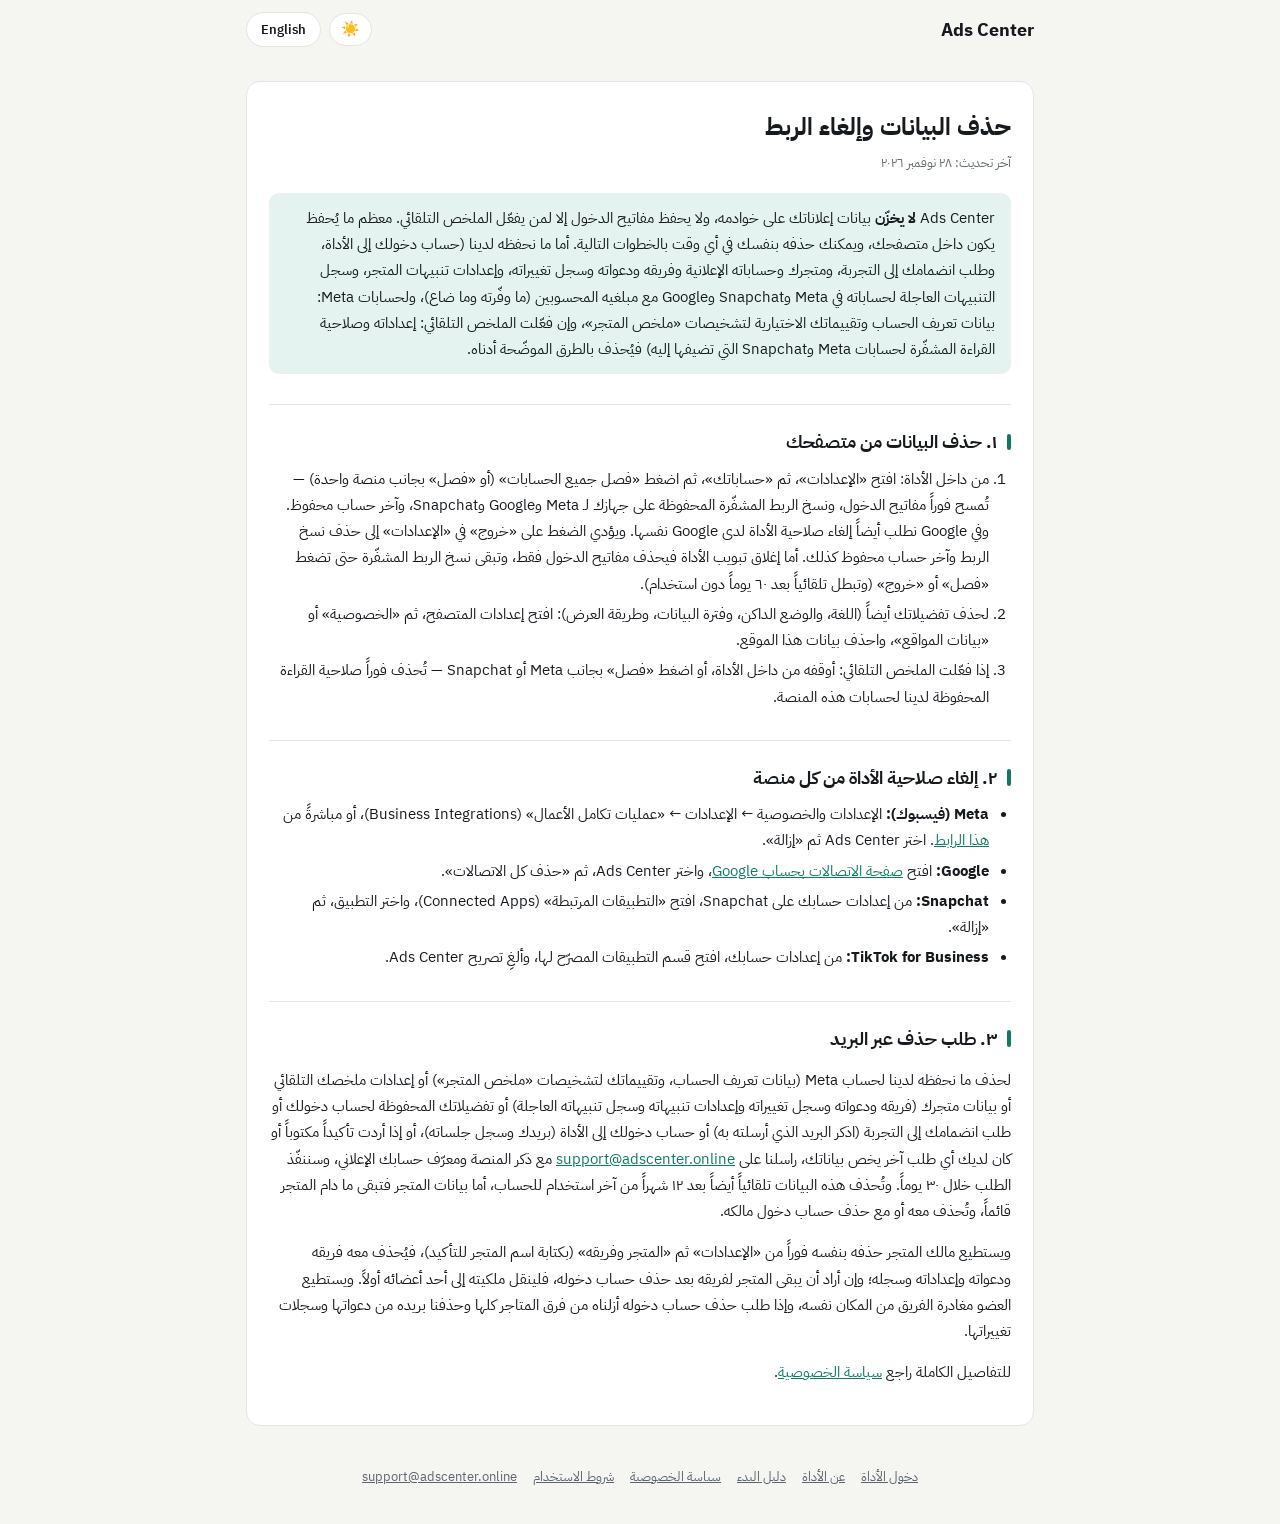
<file: Live/data-deletion.html>
<!DOCTYPE html>
<html lang="ar" dir="rtl" data-title-ar="حذف البيانات — Ads Center" data-title-en="Data Deletion — Ads Center">
<head>
<meta charset="UTF-8">
<meta name="viewport" content="width=device-width, initial-scale=1.0">
<meta name="color-scheme" content="light dark">
<link rel="icon" href="/favicon.svg" type="image/svg+xml">
<meta name="theme-color" content="#F5F6F2" media="(prefers-color-scheme: light)">
<meta name="theme-color" content="#14171C" media="(prefers-color-scheme: dark)">
<title>حذف البيانات — Ads Center</title>
<script src="js/theme.js"></script>
<script src="js/legal.js"></script>
<link rel="preconnect" href="https://fonts.googleapis.com">
<link rel="preconnect" href="https://fonts.gstatic.com" crossorigin>
<link href="https://fonts.googleapis.com/css2?family=IBM+Plex+Sans+Arabic:wght@400;600;700&family=IBM+Plex+Sans:wght@400;600;700&family=IBM+Plex+Mono&display=swap" rel="stylesheet">
<link rel="stylesheet" href="legal.css">
</head>
<body>

<header class="legal-bar">
  <a class="legal-brand" href="/">Ads Center</a>
  <div class="legal-bar-end">
    <button type="button" class="legal-lang theme-btn" data-theme-toggle aria-pressed="false"><span data-theme-icon aria-hidden="true">☀️</span><span class="sr-only"><span class="only-ar">الوضع الداكن</span><span class="only-en">Dark mode</span></span></button>
    <button type="button" class="legal-lang" id="legalLang">English</button>
  </div>
</header>

<main class="legal">

<!-- ======================= العربية ======================= -->
<article class="doc only-ar" lang="ar" dir="rtl">
  <h1>حذف البيانات وإلغاء الربط</h1>
  <p class="updated">آخر تحديث: ٢٨ نوفمبر ٢٠٢٦</p>

  <div class="summary">
    <p style="margin:0">Ads Center <strong>لا يخزّن</strong> بيانات إعلاناتك على خوادمه، ولا يحفظ مفاتيح الدخول إلا لمن يفعّل الملخص التلقائي. معظم ما يُحفظ يكون داخل متصفحك، ويمكنك حذفه بنفسك في أي وقت بالخطوات التالية. أما ما نحفظه لدينا (حساب دخولك إلى الأداة، وطلب انضمامك إلى التجربة، ومتجرك وحساباته الإعلانية وفريقه ودعواته وسجل تغييراته، وإعدادات تنبيهات المتجر، وسجل التنبيهات العاجلة لحساباته في Meta وSnapchat وGoogle مع مبلغيه المحسوبين (ما وفّرته وما ضاع)، ولحسابات Meta: بيانات تعريف الحساب وتقييماتك الاختيارية لتشخيصات «ملخص المتجر»، وإن فعّلت الملخص التلقائي: إعداداته وصلاحية القراءة المشفّرة لحسابات Meta وSnapchat التي تضيفها إليه) فيُحذف بالطرق الموضّحة أدناه.</p>
  </div>

  <h2>١. حذف البيانات من متصفحك</h2>
  <ol>
    <li>من داخل الأداة: افتح «الإعدادات»، ثم «حساباتك»، ثم اضغط «فصل جميع الحسابات» (أو «فصل» بجانب منصة واحدة) — تُمسح فوراً مفاتيح الدخول، ونسخ الربط المشفّرة المحفوظة على جهازك لـ Meta وGoogle وSnapchat، وآخر حساب محفوظ. وفي Google نطلب أيضاً إلغاء صلاحية الأداة لدى Google نفسها. ويؤدي الضغط على «خروج» في «الإعدادات» إلى حذف نسخ الربط وآخر حساب محفوظ كذلك. أما إغلاق تبويب الأداة فيحذف مفاتيح الدخول فقط، وتبقى نسخ الربط المشفّرة حتى تضغط «فصل» أو «خروج» (وتبطل تلقائياً بعد ٦٠ يوماً دون استخدام).</li>
    <li>لحذف تفضيلاتك أيضاً (اللغة، والوضع الداكن، وفترة البيانات، وطريقة العرض): افتح إعدادات المتصفح، ثم «الخصوصية» أو «بيانات المواقع»، واحذف بيانات هذا الموقع.</li>
    <li>إذا فعّلت الملخص التلقائي: أوقفه من داخل الأداة، أو اضغط «فصل» بجانب Meta أو Snapchat — تُحذف فوراً صلاحية القراءة المحفوظة لدينا لحسابات هذه المنصة.</li>
  </ol>

  <h2>٢. إلغاء صلاحية الأداة من كل منصة</h2>
  <ul>
    <li><strong>Meta (فيسبوك):</strong> الإعدادات والخصوصية ← الإعدادات ← «عمليات تكامل الأعمال» (Business Integrations)، أو مباشرةً من <a href="https://www.facebook.com/settings?tab=business_tools" target="_blank" rel="noopener">هذا الرابط</a>. اختر Ads Center ثم «إزالة».</li>
    <li><strong>Google:</strong> افتح <a href="https://myaccount.google.com/permissions" target="_blank" rel="noopener">صفحة الاتصالات بحساب Google</a>، واختر Ads Center، ثم «حذف كل الاتصالات».</li>
    <li><strong>Snapchat:</strong> من إعدادات حسابك على Snapchat، افتح «التطبيقات المرتبطة» (Connected Apps)، واختر التطبيق، ثم «إزالة».</li>
    <li><strong>TikTok for Business:</strong> من إعدادات حسابك، افتح قسم التطبيقات المصرّح لها، وألغِ تصريح Ads Center.</li>
  </ul>

  <h2>٣. طلب حذف عبر البريد</h2>
  <p>لحذف ما نحفظه لدينا لحساب Meta (بيانات تعريف الحساب، وتقييماتك لتشخيصات «ملخص المتجر») أو إعدادات ملخصك التلقائي أو بيانات متجرك (فريقه ودعواته وسجل تغييراته وإعدادات تنبيهاته وسجل تنبيهاته العاجلة) أو تفضيلاتك المحفوظة لحساب دخولك أو طلب انضمامك إلى التجربة (اذكر البريد الذي أرسلته به) أو حساب دخولك إلى الأداة (بريدك وسجل جلساته)، أو إذا أردت تأكيداً مكتوباً أو كان لديك أي طلب آخر يخص بياناتك، راسلنا على <a href="mailto:support@adscenter.online">support@adscenter.online</a> مع ذكر المنصة ومعرّف حسابك الإعلاني، وسننفّذ الطلب خلال ٣٠ يوماً. وتُحذف هذه البيانات تلقائياً أيضاً بعد ١٢ شهراً من آخر استخدام للحساب، أما بيانات المتجر فتبقى ما دام المتجر قائماً، وتُحذف معه أو مع حذف حساب دخول مالكه.</p>
  <p>ويستطيع مالك المتجر حذفه بنفسه فوراً من «الإعدادات» ثم «المتجر وفريقه» (بكتابة اسم المتجر للتأكيد)، فيُحذف معه فريقه ودعواته وإعداداته وسجله؛ وإن أراد أن يبقى المتجر لفريقه بعد حذف حساب دخوله، فلينقل ملكيته إلى أحد أعضائه أولاً. ويستطيع العضو مغادرة الفريق من المكان نفسه، وإذا طلب حذف حساب دخوله أزلناه من فرق المتاجر كلها وحذفنا بريده من دعواتها وسجلات تغييراتها.</p>

  <p>للتفاصيل الكاملة راجع <a href="/privacy">سياسة الخصوصية</a>.</p>
</article>

<!-- ======================= English ======================= -->
<article class="doc only-en" lang="en" dir="ltr">
  <h1>Data Deletion and Disconnecting</h1>
  <p class="updated">Last updated: November 28, 2026</p>

  <div class="summary">
    <p style="margin:0">Ads Center <strong>does not store</strong> your ad data on its servers, and keeps access tokens only for those who turn on the automatic summary. Most of what is saved lives in your browser, and you can delete it yourself at any time with the steps below. What we keep (your sign-in account for the tool, your pilot join request, your store with its ad accounts, team, invitations and change log, the store's alert settings, the urgent-alert record for its Meta, Snapchat and Google accounts with its two worked-out amounts (what you saved and what was lost), for Meta accounts the account's identifying details and your optional feedback on "Store summary" diagnoses, and, if you turned on the automatic summary, its settings and the encrypted read access for the Meta and Snapchat accounts you add to it) is deleted as described below.</p>
  </div>

  <h2>1. Delete data from your browser</h2>
  <ol>
    <li>Inside the tool: open "Settings", then "Accounts", then press "Disconnect all accounts" (or "Disconnect" next to one platform) — access tokens, the encrypted Meta, Google and Snapchat connection copies kept on your device, and the remembered account are removed immediately. For Google, we also ask Google itself to revoke the tool's access. Pressing "Sign out" in "Settings" also removes the connection copies and the remembered account. Closing the tool's tab deletes access tokens only; the encrypted connection copies stay until you press "Disconnect" or "Sign out" (and stop working after 60 days without use).</li>
    <li>To also delete your preferences (language, dark mode, data period, view): open your browser settings, go to "Privacy" or "Site data", and delete this site's data.</li>
    <li>If you turned on the automatic summary: turn it off inside the tool, or press "Disconnect" next to Meta or Snapchat — the read access we keep for that platform's accounts is deleted immediately.</li>
  </ol>

  <h2>2. Revoke the tool's access on each platform</h2>
  <ul>
    <li><strong>Meta (Facebook):</strong> Settings &amp; privacy → Settings → Business Integrations, or go straight to <a href="https://www.facebook.com/settings?tab=business_tools" target="_blank" rel="noopener">this link</a>. Select Ads Center, then "Remove".</li>
    <li><strong>Google:</strong> open your <a href="https://myaccount.google.com/permissions" target="_blank" rel="noopener">Google Account connections page</a>, select Ads Center, then "Delete all connections".</li>
    <li><strong>Snapchat:</strong> in your Snapchat account settings, open "Connected Apps", select the app, then "Remove".</li>
    <li><strong>TikTok for Business:</strong> in your account settings, open the authorized apps section and revoke Ads Center.</li>
  </ul>

  <h2>3. Request deletion by email</h2>
  <p>To delete what we keep for a Meta account (its identifying details and your feedback on "Store summary" diagnoses) or your automatic summary settings or your store's data (its team, invitations, change log, alert settings and urgent-alert record) or the preferences saved to your sign-in account or your pilot join request (mention the email you sent it from) or your sign-in account for the tool (your email and its session records), or if you want written confirmation or have any other request about your data, email us at <a href="mailto:support@adscenter.online">support@adscenter.online</a> with the platform and your ad account ID, and we will act on it within 30 days. This data is also deleted automatically 12 months after the account's last use, while a store's data is kept while the store exists and is deleted with it or when its owner's sign-in account is deleted.</p>
  <p>The store's owner can delete it themselves at once from "Settings" then "Store &amp; team" (typing the store's name to confirm), which deletes its team, invitations, settings and record with it; to keep the store for its team after deleting their own sign-in account, the owner should first transfer ownership to one of its members. A member can leave the team from the same place, and if they ask us to delete their sign-in account, we remove them from every store team and delete their email from those stores' invitations and change logs.</p>

  <p>For full details, see the <a href="/privacy">Privacy policy</a>.</p>
</article>

</main>

<!-- نفس الروابط بنفس الترتيب في كل الصفحات (WCAG 3.2.6) — مراجعة المرحلة ١، ١١ أكتوبر ٢٠٢٦ -->
<footer class="legal-foot">
  <a href="/app"><span class="only-ar">دخول الأداة</span><span class="only-en">Open the tool</span></a>
  <a href="/"><span class="only-ar">عن الأداة</span><span class="only-en">About</span></a>
  <a href="/help"><span class="only-ar">دليل البدء</span><span class="only-en">Getting started</span></a>
  <a href="/privacy"><span class="only-ar">سياسة الخصوصية</span><span class="only-en">Privacy policy</span></a>
  <a href="/terms"><span class="only-ar">شروط الاستخدام</span><span class="only-en">Terms of use</span></a>
  <a href="mailto:support@adscenter.online" dir="ltr">support@adscenter.online</a>
  <a href="/pricing" hidden><span class="only-ar">الأسعار</span><span class="only-en">Pricing</span></a>
</footer>

<script src="js/site.js"></script>
</body>
</html>
</file>
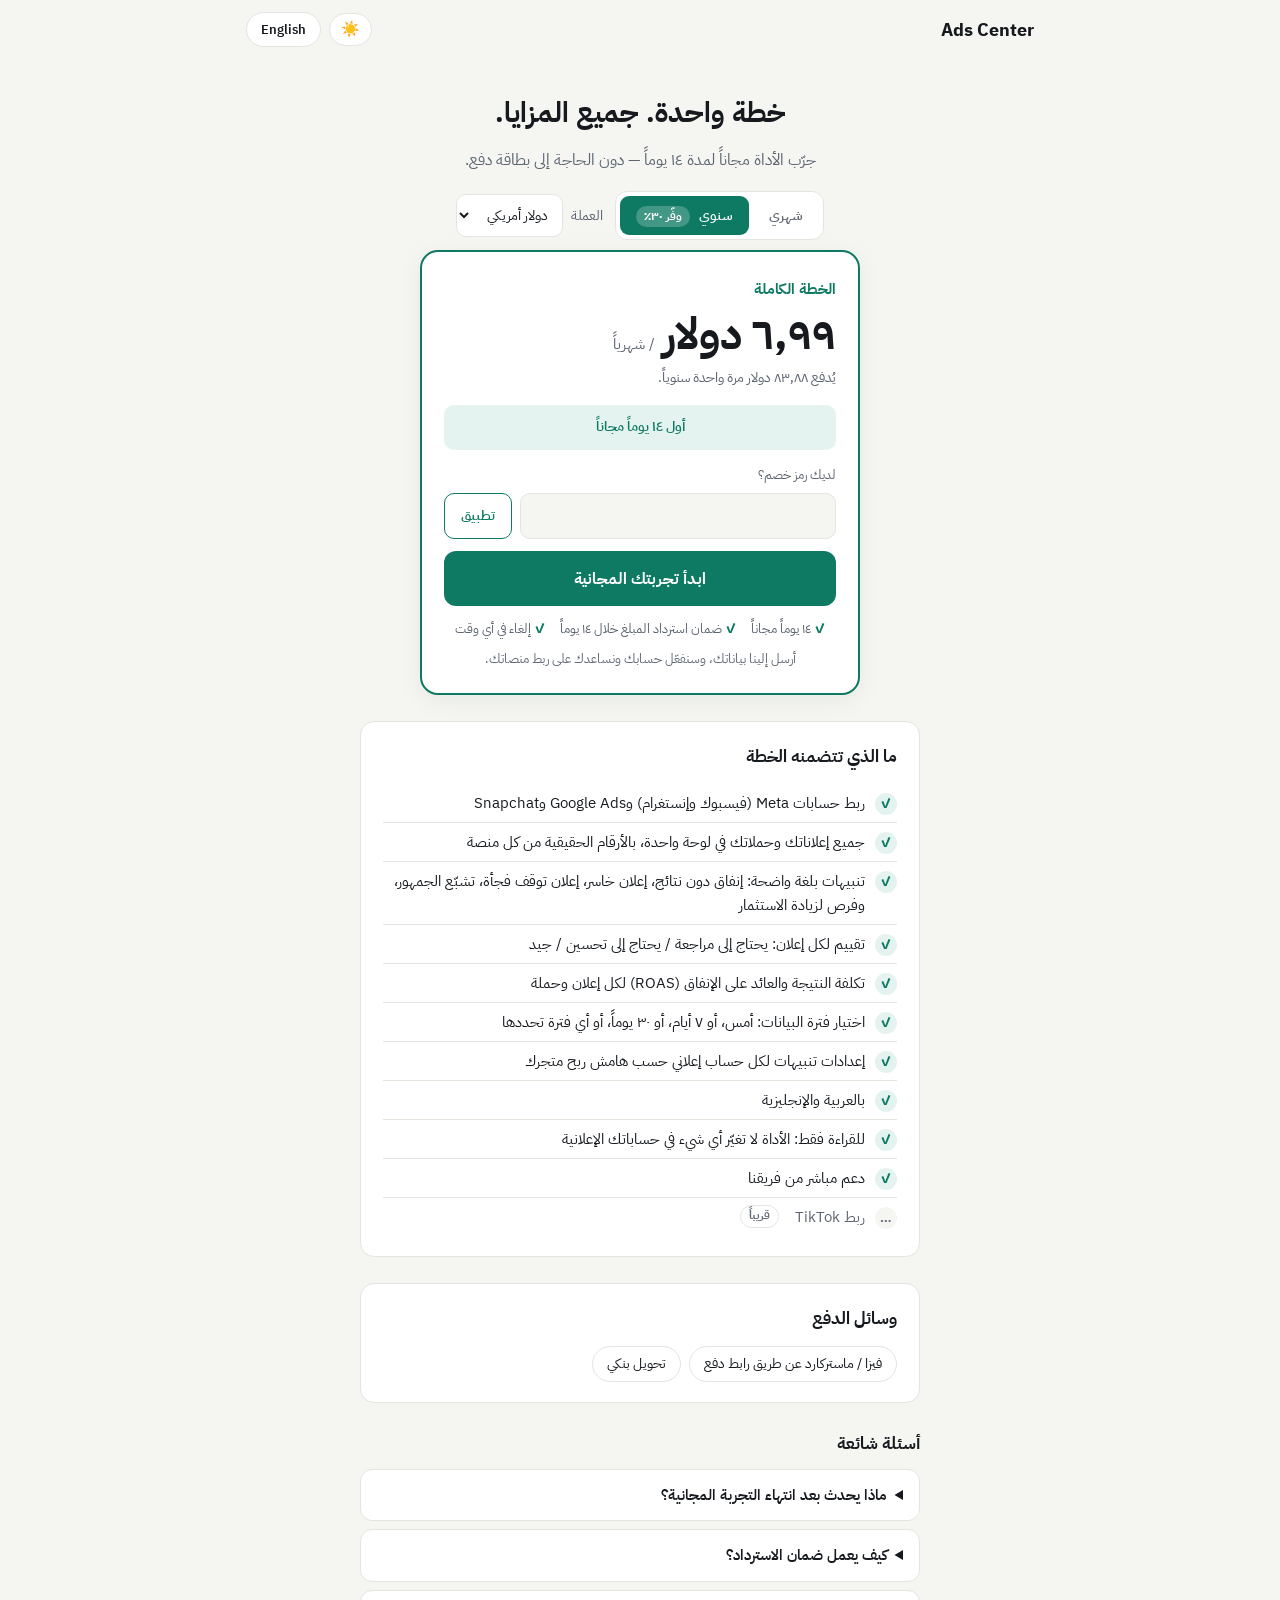
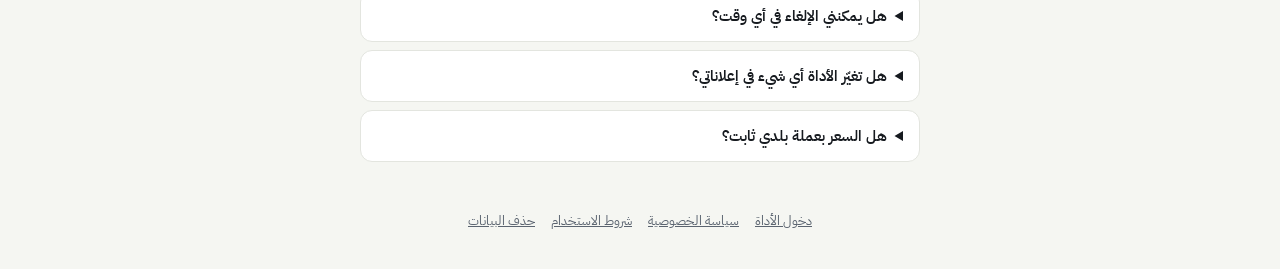
<file: Live/pricing.html>
<!DOCTYPE html>
<html lang="ar" dir="rtl" data-title-ar="الأسعار — Ads Center" data-title-en="Pricing — Ads Center">
<head>
<meta charset="UTF-8">
<meta name="viewport" content="width=device-width, initial-scale=1.0">
<meta name="color-scheme" content="light dark">
<title>الأسعار — Ads Center</title>
<script src="js/theme.js"></script>
<script src="js/legal.js"></script>
<link rel="preconnect" href="https://fonts.googleapis.com">
<link rel="preconnect" href="https://fonts.gstatic.com" crossorigin>
<link href="https://fonts.googleapis.com/css2?family=IBM+Plex+Sans+Arabic:wght@400;600;700&family=IBM+Plex+Sans:wght@400;600;700&display=swap" rel="stylesheet">
<link rel="stylesheet" href="legal.css">
<link rel="stylesheet" href="pricing.css">
<script src="js/pricing.js"></script>
</head>
<body>

<header class="legal-bar">
  <a class="legal-brand" href="/">Ads Center</a>
  <div class="legal-bar-end">
    <button type="button" class="legal-lang theme-btn" data-theme-toggle aria-pressed="false"><span data-theme-icon aria-hidden="true">☀️</span><span class="sr-only"><span class="only-ar">الوضع الداكن</span><span class="only-en">Dark mode</span></span></button>
    <button type="button" class="legal-lang" id="legalLang">English</button>
  </div>
</header>

<main class="pricing">

  <section class="pricing-hero">
    <h1><span class="only-ar">خطة واحدة. جميع المزايا.</span><span class="only-en">One plan. Everything included.</span></h1>
    <p>
      <span class="only-ar">جرّب الأداة مجاناً لمدة <span data-trial-days>١٤</span> يوماً — دون الحاجة إلى بطاقة دفع.</span>
      <span class="only-en">Try it free for <span data-trial-days>14</span> days — no card needed.</span>
    </p>
  </section>

  <div class="pricing-controls">
    <div class="billing-toggle" id="billingToggle" role="group" aria-label="Billing">
      <button type="button" data-billing="monthly" aria-pressed="false"><span class="only-ar">شهري</span><span class="only-en">Monthly</span></button>
      <button type="button" data-billing="yearly" class="active" aria-pressed="true">
        <span class="only-ar">سنوي</span><span class="only-en">Yearly</span>
        <span class="save-badge"><span class="only-ar">وفّر <span data-saving>٣٠</span>٪</span><span class="only-en">Save <span data-saving>30</span>%</span></span>
      </button>
    </div>
    <label class="currency-pick">
      <span class="only-ar">العملة</span><span class="only-en">Currency</span>
      <select id="currencySelect"></select>
    </label>
  </div>
  <p class="currency-note hidden" id="currencyNote">
    <span class="only-ar">السعر بعملتك ثابت، ومحسوب وفق سعر الدولار ومقرَّب إلى أقرب رقم.</span>
    <span class="only-en">Your local price is fixed, based on the dollar price and rounded.</span>
  </p>

  <div class="plan-card" id="planCard">
    <p class="plan-name"><span class="only-ar">الخطة الكاملة</span><span class="only-en">Full plan</span></p>
    <div class="plan-price">
      <span class="plan-amount" id="planAmount"></span>
      <span class="plan-unit" id="planUnit"></span>
    </div>
    <p class="plan-was" id="planWas"></p>
    <p class="plan-note" id="planNote"></p>
    <p class="trial-line">
      <span class="only-ar">أول <span data-trial-days>١٤</span> يوماً مجاناً</span>
      <span class="only-en">First <span data-trial-days>14</span> days free</span>
    </p>

    <div class="discount">
      <label for="discountInput"><span class="only-ar">لديك رمز خصم؟</span><span class="only-en">Have a discount code?</span></label>
      <div class="discount-row">
        <input type="text" id="discountInput" maxlength="32" autocomplete="off" spellcheck="false" dir="ltr">
        <button type="button" id="discountApply"><span class="only-ar">تطبيق</span><span class="only-en">Apply</span></button>
      </div>
      <p class="discount-msg" id="discountMsg" role="status" aria-live="polite"></p>
    </div>

    <a class="trial-cta" data-trial-cta href="mailto:support@adscenter.online">
      <span class="only-ar">ابدأ تجربتك المجانية</span><span class="only-en">Start your free trial</span>
    </a>
    <ul class="trust-row">
      <li><span class="only-ar"><span data-trial-days>١٤</span> يوماً مجاناً</span><span class="only-en"><span data-trial-days>14</span> days free</span></li>
      <li><span class="only-ar">ضمان استرداد المبلغ خلال <span data-guarantee-days>١٤</span> يوماً</span><span class="only-en"><span data-guarantee-days>14</span>-day money-back guarantee</span></li>
      <li><span class="only-ar">إلغاء في أي وقت</span><span class="only-en">Cancel anytime</span></li>
    </ul>
    <p class="cta-note">
      <span class="only-ar">أرسل إلينا بياناتك، وسنفعّل حسابك ونساعدك على ربط منصاتك.</span>
      <span class="only-en">Send us your details — we'll activate your account and help you connect your platforms.</span>
    </p>
  </div>

  <!-- تفاصيل الباكدج — أي حاجة لسه مش شغالة مكتوب عليها «قريباً» صراحةً -->
  <section class="package">
    <h2><span class="only-ar">ما الذي تتضمنه الخطة</span><span class="only-en">What's included</span></h2>
    <ul class="only-ar">
      <li>ربط حسابات Meta (فيسبوك وإنستغرام) وGoogle Ads وSnapchat</li>
      <li>جميع إعلاناتك وحملاتك في لوحة واحدة، بالأرقام الحقيقية من كل منصة</li>
      <li>تنبيهات بلغة واضحة: إنفاق دون نتائج، إعلان خاسر، إعلان توقف فجأة، تشبّع الجمهور، وفرص لزيادة الاستثمار</li>
      <li>تقييم لكل إعلان: يحتاج إلى مراجعة / يحتاج إلى تحسين / جيد</li>
      <li>تكلفة النتيجة والعائد على الإنفاق (ROAS) لكل إعلان وحملة</li>
      <li>اختيار فترة البيانات: أمس، أو ٧ أيام، أو ٣٠ يوماً، أو أي فترة تحددها</li>
      <li>إعدادات تنبيهات لكل حساب إعلاني حسب هامش ربح متجرك</li>
      <li>بالعربية والإنجليزية</li>
      <li>للقراءة فقط: الأداة لا تغيّر أي شيء في حساباتك الإعلانية</li>
      <li>دعم مباشر من فريقنا</li>
      <li class="soon">ربط TikTok <span class="soon-tag">قريباً</span></li>
    </ul>
    <ul class="only-en">
      <li>Connect Meta (Facebook &amp; Instagram), Google Ads and Snapchat accounts</li>
      <li>All your ads and campaigns on one screen, with real numbers from each platform</li>
      <li>Plain-language alerts: spend without results, losing ads, ads that suddenly stopped, audience fatigue, and opportunities to invest more</li>
      <li>A rating for every ad: needs review / needs improvement / good</li>
      <li>Cost per result and return on ad spend (ROAS) for every ad and campaign</li>
      <li>Pick your data period: yesterday, 7 days, 30 days, or any custom range</li>
      <li>Alert settings for each ad account, based on your store's margin</li>
      <li>Arabic and English</li>
      <li>Read-only: the tool never changes anything in your ad accounts</li>
      <li>Direct support from our team</li>
      <li class="soon">TikTok <span class="soon-tag">Coming soon</span></li>
    </ul>
  </section>

  <section class="package pay">
    <h2><span class="only-ar">وسائل الدفع</span><span class="only-en">Payment methods</span></h2>
    <ul id="payMethods"></ul>
  </section>

  <section class="faq">
    <h2><span class="only-ar">أسئلة شائعة</span><span class="only-en">FAQ</span></h2>
    <details>
      <summary><span class="only-ar">ماذا يحدث بعد انتهاء التجربة المجانية؟</span><span class="only-en">What happens after the free trial?</span></summary>
      <p class="only-ar">سنتواصل معك قبل انتهاء التجربة. فإن رغبت في الاستمرار، تختار الاشتراك الشهري أو السنوي، وإلا فلن تدفع شيئاً.</p>
      <p class="only-en">We'll reach out before your trial ends. If you want to continue, pick monthly or yearly. If not, you won't pay anything.</p>
    </details>
    <details>
      <summary><span class="only-ar">كيف يعمل ضمان الاسترداد؟</span><span class="only-en">How does the money-back guarantee work?</span></summary>
      <p class="only-ar">إن دفعت ولم تكن راضياً، فراسلنا خلال <span data-guarantee-days>١٤</span> يوماً من أول دفعة، وسنعيد إليك المبلغ كاملاً — سواء أكان الاشتراك شهرياً أم سنوياً، ودون أي أسئلة.</p>
      <p class="only-en">If you pay and aren't happy, message us within <span data-guarantee-days>14</span> days of your first payment and we'll refund you in full — monthly or yearly, no questions asked.</p>
    </details>
    <details>
      <summary><span class="only-ar">هل يمكنني الإلغاء في أي وقت؟</span><span class="only-en">Can I cancel anytime?</span></summary>
      <p class="only-ar">نعم. يوقف الإلغاء التجديد التالي، ويبقى حسابك فعّالاً حتى نهاية الفترة المدفوعة. وبعد انتهاء فترة الضمان، لا يُسترد مقابل الفترة المتبقية.</p>
      <p class="only-en">Yes. Cancelling stops the next renewal, and your account stays active until the end of the period you paid for. After the guarantee period, the remaining time isn't refunded.</p>
    </details>
    <details>
      <summary><span class="only-ar">هل تغيّر الأداة أي شيء في إعلاناتي؟</span><span class="only-en">Does the tool change anything in my ads?</span></summary>
      <p class="only-ar">لا. الأداة تقرأ بياناتك فقط، ولا يمكنها تعديل أي إعلان أو إيقافه أو إنشاؤه. القرار يبقى دائماً لك.</p>
      <p class="only-en">No. The tool only reads your data — it can't edit, pause or create any ad. The decision is always yours.</p>
    </details>
    <details>
      <summary><span class="only-ar">هل السعر بعملة بلدي ثابت؟</span><span class="only-en">Is the price in my currency fixed?</span></summary>
      <p class="only-ar">نعم. السعر بعملتك محسوب وفق سعر الدولار ومقرَّب، ونراجعه من وقت إلى آخر. ويبقى السعر الذي اشتركت به ثابتاً حتى نهاية الفترة المدفوعة.</p>
      <p class="only-en">Yes. Your local price is based on the dollar price and rounded, and we review it from time to time. The price you subscribed at stays fixed until the end of the period you paid for.</p>
    </details>
  </section>

</main>

<footer class="legal-foot">
  <a href="/app"><span class="only-ar">دخول الأداة</span><span class="only-en">Open the tool</span></a>
  <a href="/privacy"><span class="only-ar">سياسة الخصوصية</span><span class="only-en">Privacy policy</span></a>
  <a href="/terms"><span class="only-ar">شروط الاستخدام</span><span class="only-en">Terms of use</span></a>
  <a href="/data-deletion"><span class="only-ar">حذف البيانات</span><span class="only-en">Data deletion</span></a>
</footer>

</body>
</html>
</file>
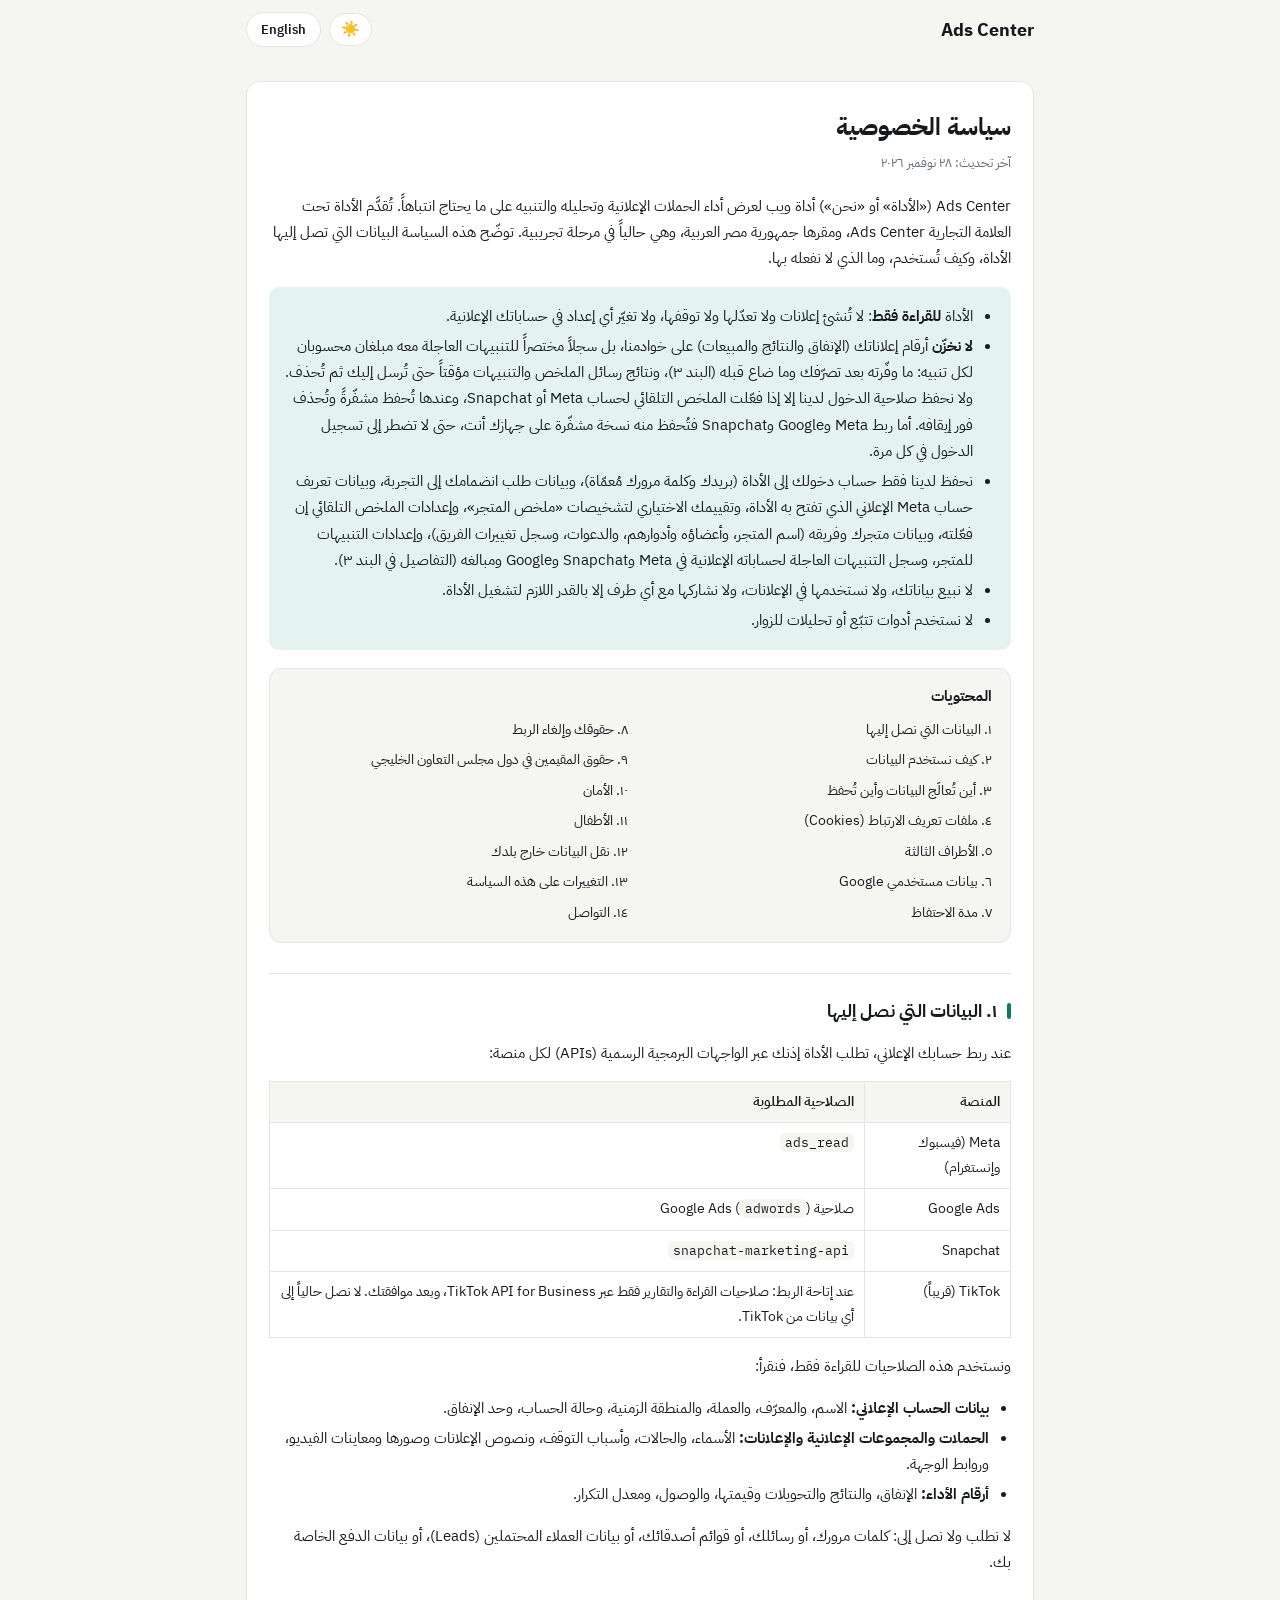
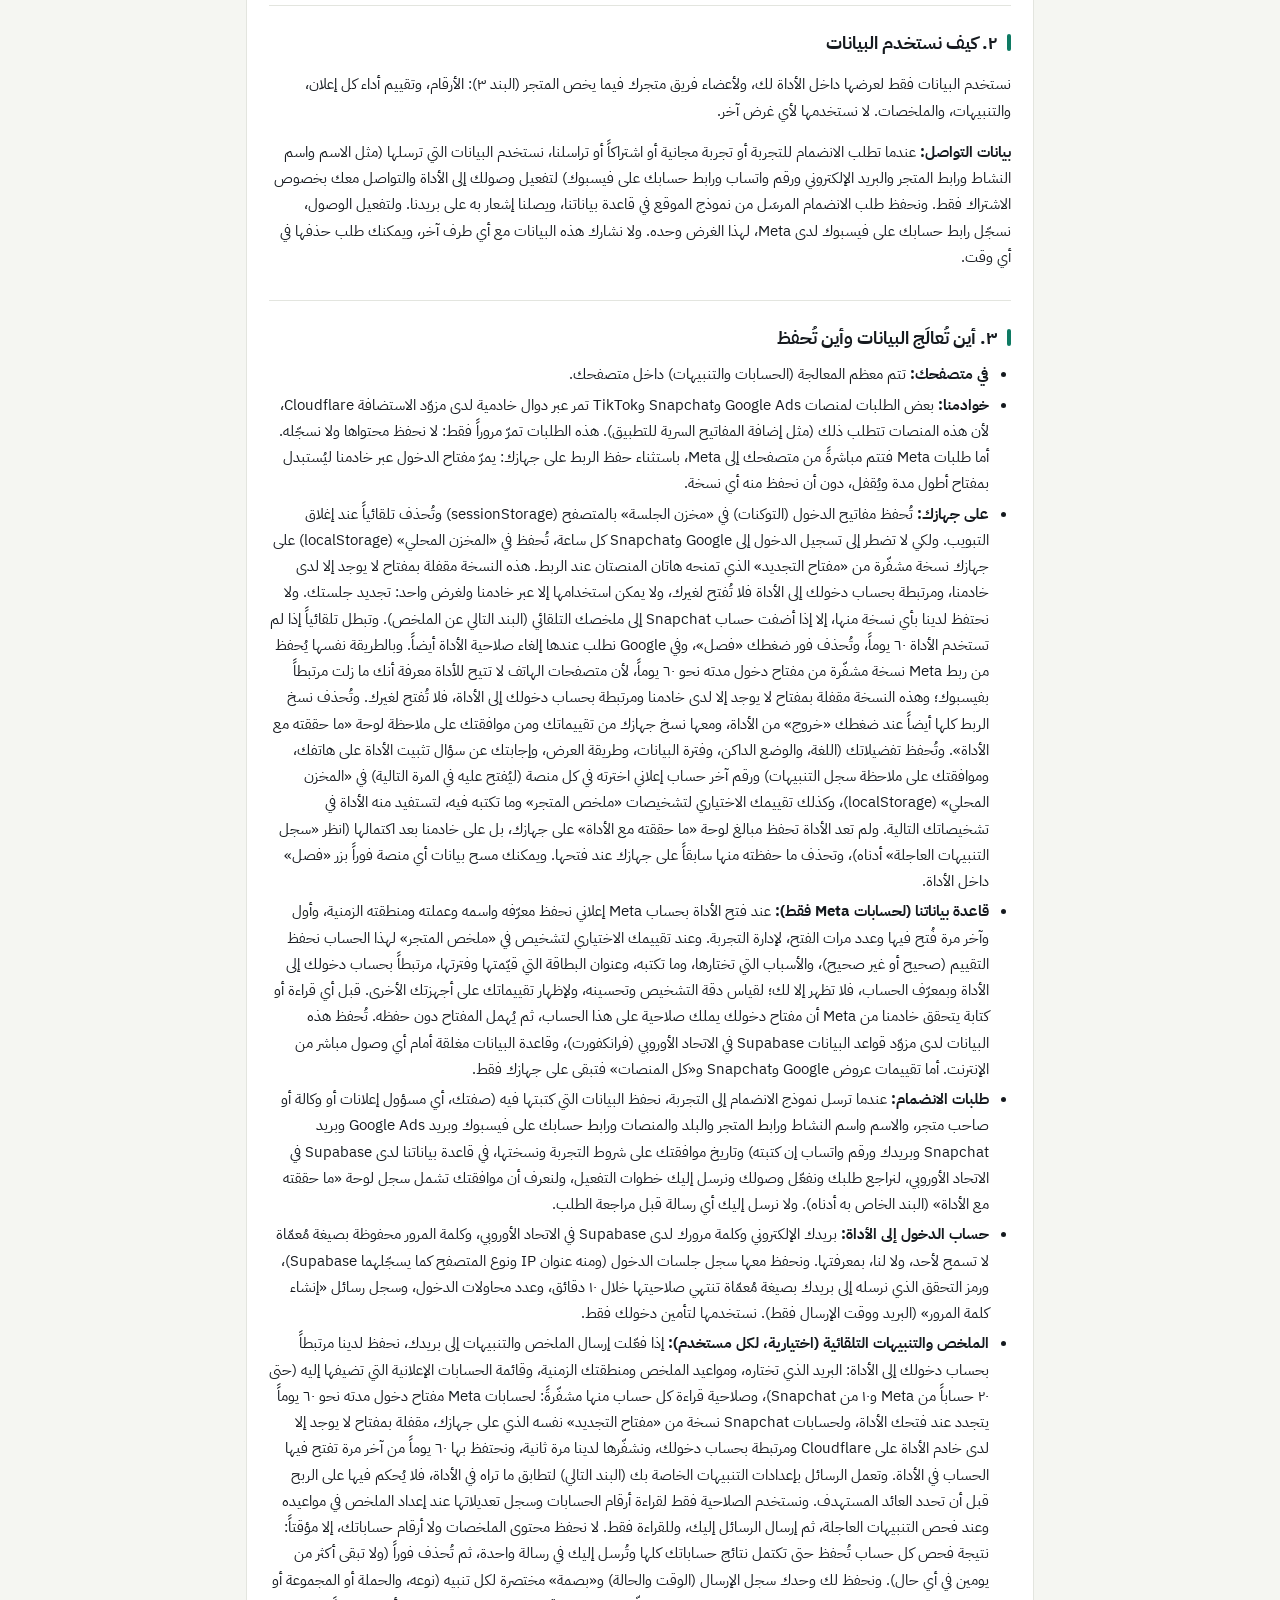
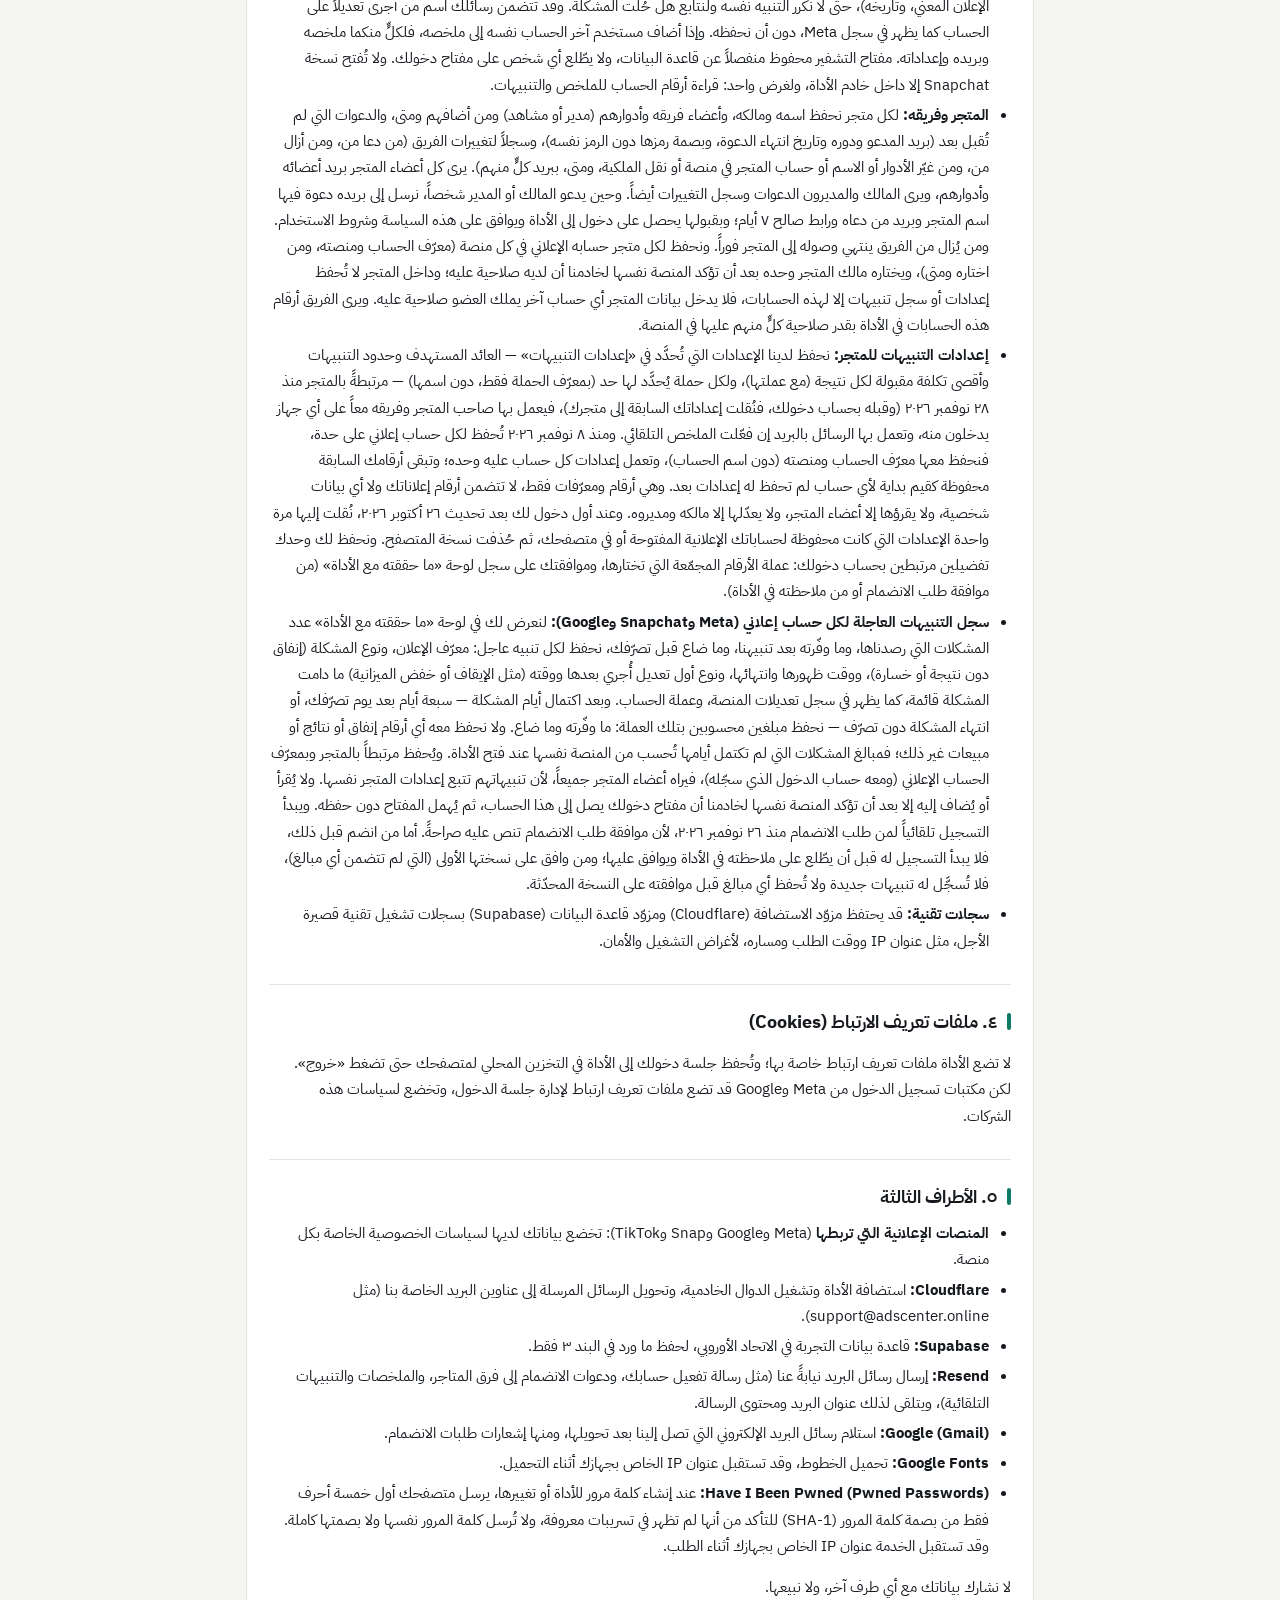
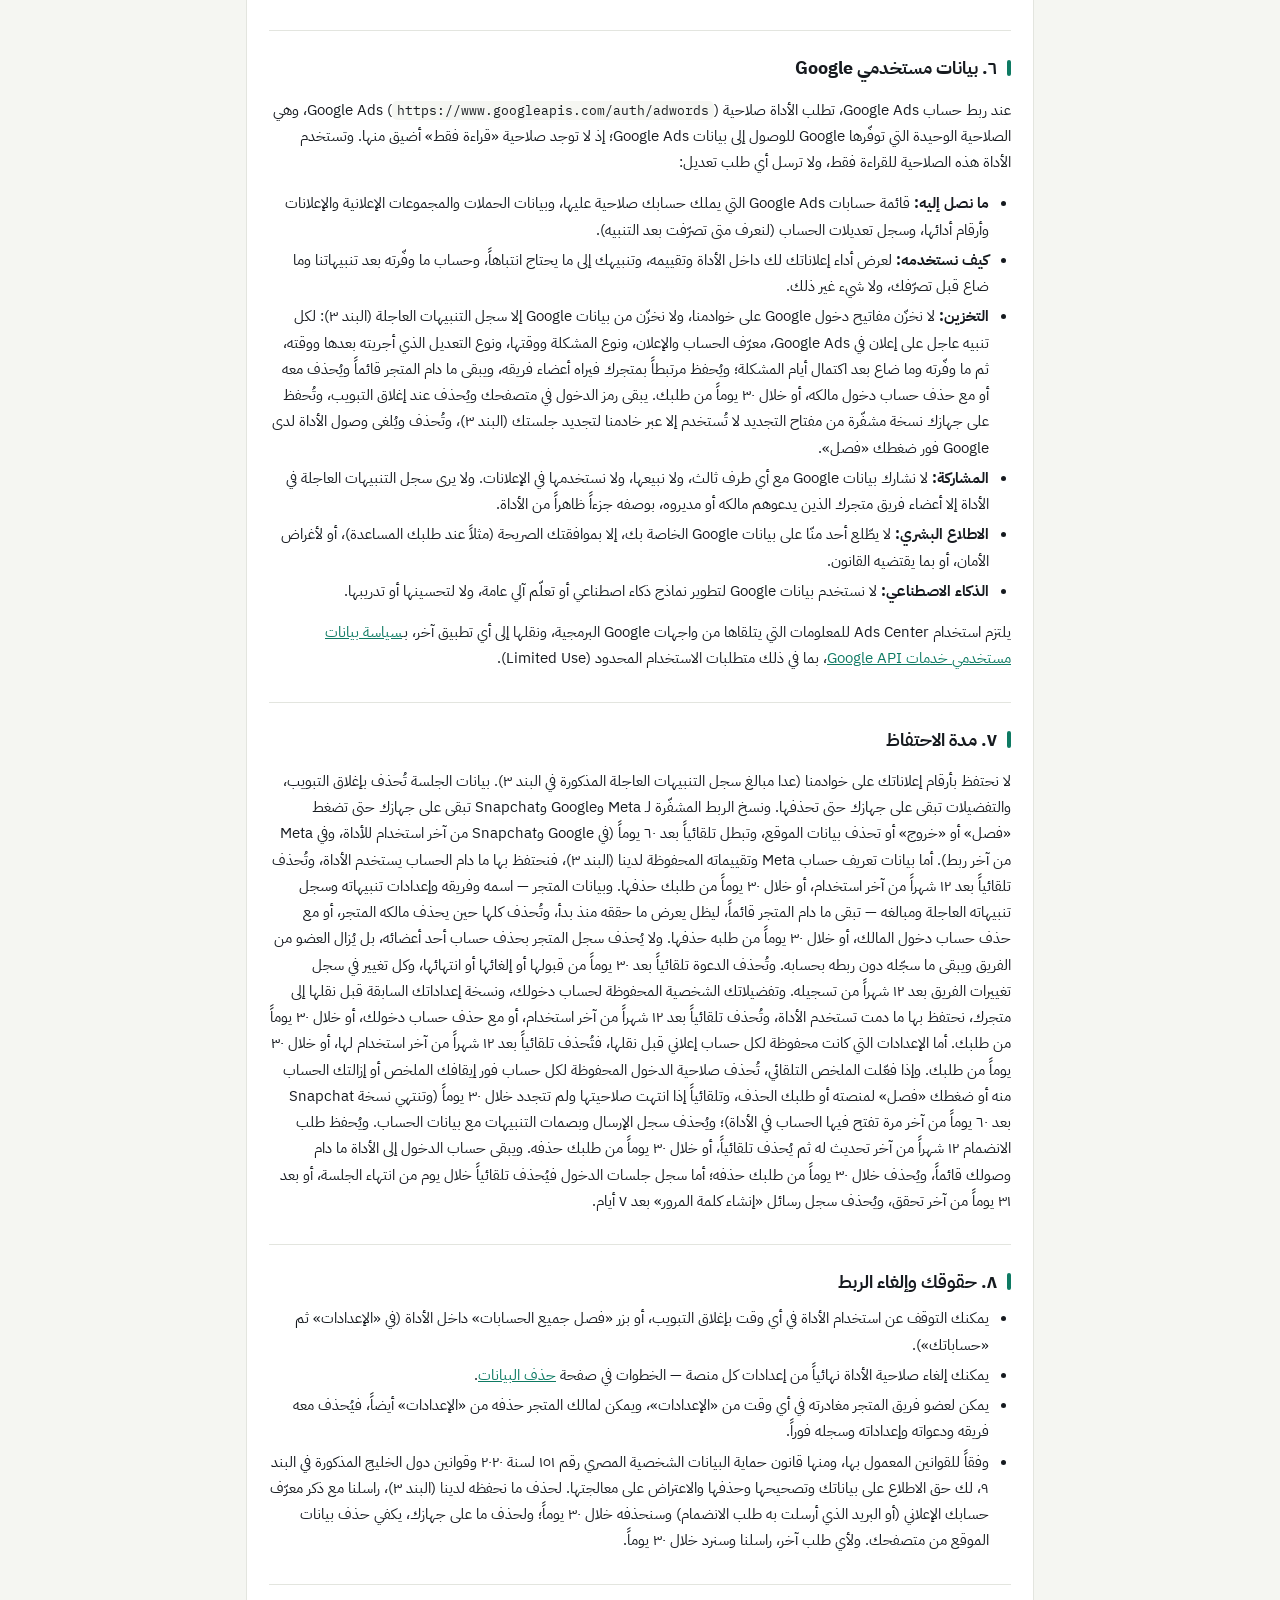
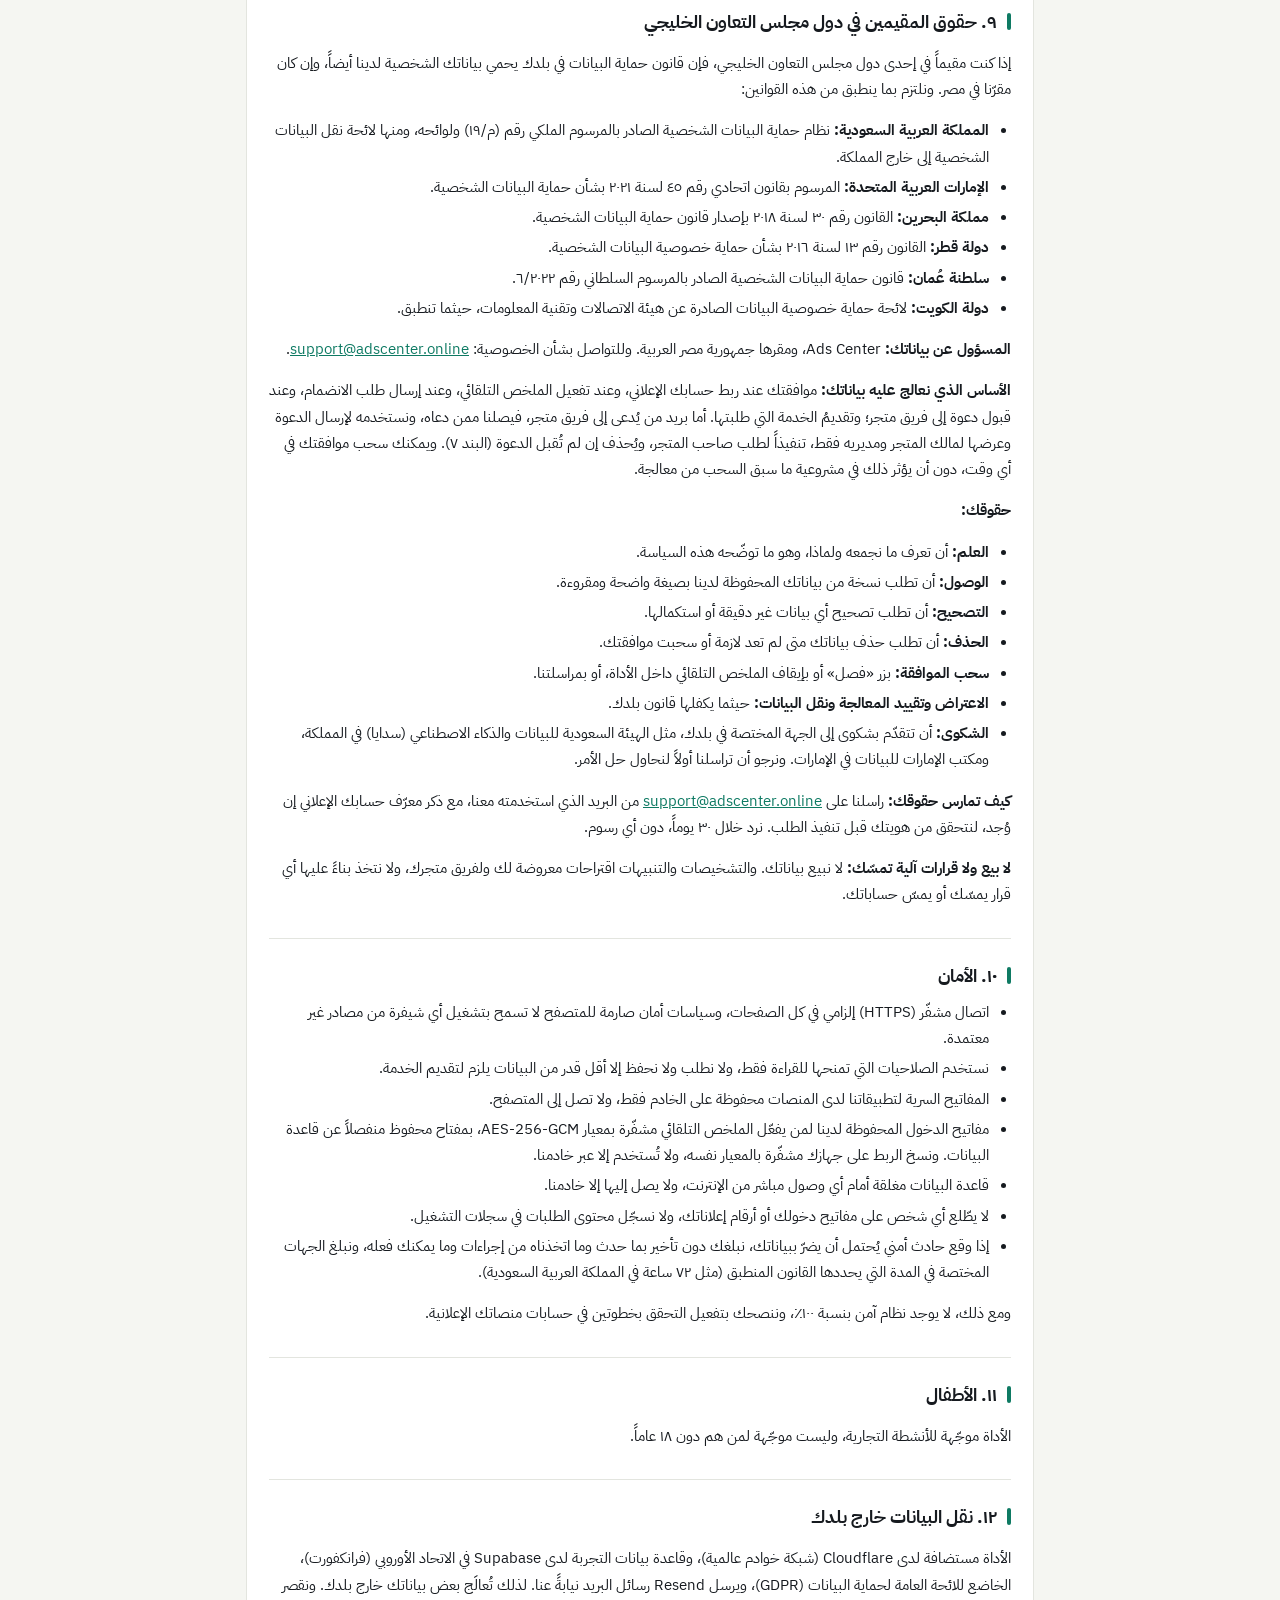
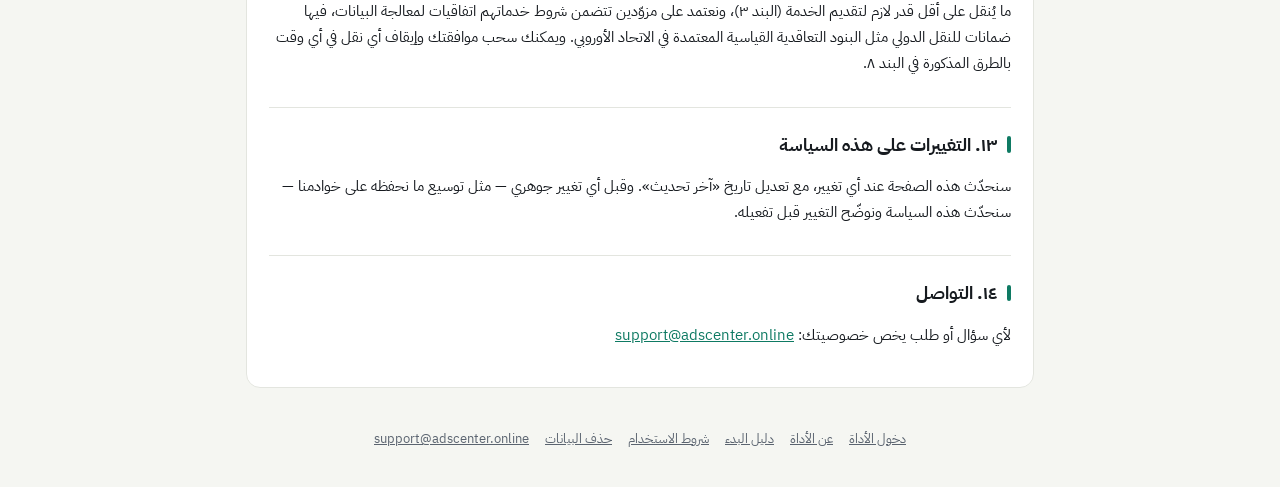
<file: Live/privacy.html>
<!DOCTYPE html>
<html lang="ar" dir="rtl" data-title-ar="سياسة الخصوصية — Ads Center" data-title-en="Privacy Policy — Ads Center">
<head>
<meta charset="UTF-8">
<meta name="viewport" content="width=device-width, initial-scale=1.0">
<meta name="color-scheme" content="light dark">
<link rel="icon" href="/favicon.svg" type="image/svg+xml">
<meta name="theme-color" content="#F5F6F2" media="(prefers-color-scheme: light)">
<meta name="theme-color" content="#14171C" media="(prefers-color-scheme: dark)">
<title>سياسة الخصوصية — Ads Center</title>
<script src="js/theme.js"></script>
<script src="js/legal.js"></script>
<link rel="preconnect" href="https://fonts.googleapis.com">
<link rel="preconnect" href="https://fonts.gstatic.com" crossorigin>
<link href="https://fonts.googleapis.com/css2?family=IBM+Plex+Sans+Arabic:wght@400;600;700&family=IBM+Plex+Sans:wght@400;600;700&family=IBM+Plex+Mono&display=swap" rel="stylesheet">
<link rel="stylesheet" href="legal.css">
</head>
<body>

<header class="legal-bar">
  <a class="legal-brand" href="/">Ads Center</a>
  <div class="legal-bar-end">
    <button type="button" class="legal-lang theme-btn" data-theme-toggle aria-pressed="false"><span data-theme-icon aria-hidden="true">☀️</span><span class="sr-only"><span class="only-ar">الوضع الداكن</span><span class="only-en">Dark mode</span></span></button>
    <button type="button" class="legal-lang" id="legalLang">English</button>
  </div>
</header>

<main class="legal">

<!-- ======================= العربية ======================= -->
<article class="doc only-ar" lang="ar" dir="rtl">
  <h1>سياسة الخصوصية</h1>
  <p class="updated">آخر تحديث: ٢٨ نوفمبر ٢٠٢٦</p>

  <p>Ads Center («الأداة» أو «نحن») أداة ويب لعرض أداء الحملات الإعلانية وتحليله والتنبيه على ما يحتاج انتباهاً. تُقدَّم الأداة تحت العلامة التجارية Ads Center، ومقرها جمهورية مصر العربية، وهي حالياً في مرحلة تجريبية. توضّح هذه السياسة البيانات التي تصل إليها الأداة، وكيف تُستخدم، وما الذي لا نفعله بها.</p>

  <div class="summary">
    <ul>
      <li>الأداة <strong>للقراءة فقط</strong>: لا تُنشئ إعلانات ولا تعدّلها ولا توقفها، ولا تغيّر أي إعداد في حساباتك الإعلانية.</li>
      <li><strong>لا نخزّن</strong> أرقام إعلاناتك (الإنفاق والنتائج والمبيعات) على خوادمنا، بل سجلاً مختصراً للتنبيهات العاجلة معه مبلغان محسوبان لكل تنبيه: ما وفّرته بعد تصرّفك وما ضاع قبله (البند ٣)، ونتائج رسائل الملخص والتنبيهات مؤقتاً حتى تُرسل إليك ثم تُحذف. ولا نحفظ صلاحية الدخول لدينا إلا إذا فعّلت الملخص التلقائي لحساب Meta أو Snapchat، وعندها تُحفظ مشفّرةً وتُحذف فور إيقافه. أما ربط Meta وGoogle وSnapchat فتُحفظ منه نسخة مشفّرة على جهازك أنت، حتى لا تضطر إلى تسجيل الدخول في كل مرة.</li>
      <li>نحفظ لدينا فقط حساب دخولك إلى الأداة (بريدك وكلمة مرورك مُعمّاة)، وبيانات طلب انضمامك إلى التجربة، وبيانات تعريف حساب Meta الإعلاني الذي تفتح به الأداة، وتقييمك الاختياري لتشخيصات «ملخص المتجر»، وإعدادات الملخص التلقائي إن فعّلته، وبيانات متجرك وفريقه (اسم المتجر، وأعضاؤه وأدوارهم، والدعوات، وسجل تغييرات الفريق)، وإعدادات التنبيهات للمتجر، وسجل التنبيهات العاجلة لحساباته الإعلانية في Meta وSnapchat وGoogle ومبالغه (التفاصيل في البند ٣).</li>
      <li>لا نبيع بياناتك، ولا نستخدمها في الإعلانات، ولا نشاركها مع أي طرف إلا بالقدر اللازم لتشغيل الأداة.</li>
      <li>لا نستخدم أدوات تتبّع أو تحليلات للزوار.</li>
    </ul>
  </div>

  <h2>١. البيانات التي نصل إليها</h2>
  <p>عند ربط حسابك الإعلاني، تطلب الأداة إذنك عبر الواجهات البرمجية الرسمية (APIs) لكل منصة:</p>
  <table>
    <tr><th>المنصة</th><th>الصلاحية المطلوبة</th></tr>
    <tr><td>Meta (فيسبوك وإنستغرام)</td><td><code>ads_read</code></td></tr>
    <tr><td>Google Ads</td><td>صلاحية Google Ads (<code>adwords</code>)</td></tr>
    <tr><td>Snapchat</td><td><code>snapchat-marketing-api</code></td></tr>
    <tr><td>TikTok (قريباً)</td><td>عند إتاحة الربط: صلاحيات القراءة والتقارير فقط عبر TikTok API for Business، وبعد موافقتك. لا نصل حالياً إلى أي بيانات من TikTok.</td></tr>
  </table>
  <p>ونستخدم هذه الصلاحيات للقراءة فقط، فنقرأ:</p>
  <ul>
    <li><strong>بيانات الحساب الإعلاني:</strong> الاسم، والمعرّف، والعملة، والمنطقة الزمنية، وحالة الحساب، وحد الإنفاق.</li>
    <li><strong>الحملات والمجموعات الإعلانية والإعلانات:</strong> الأسماء، والحالات، وأسباب التوقف، ونصوص الإعلانات وصورها ومعاينات الفيديو، وروابط الوجهة.</li>
    <li><strong>أرقام الأداء:</strong> الإنفاق، والنتائج والتحويلات وقيمتها، والوصول، ومعدل التكرار.</li>
  </ul>
  <p>لا نطلب ولا نصل إلى: كلمات مرورك، أو رسائلك، أو قوائم أصدقائك، أو بيانات العملاء المحتملين (Leads)، أو بيانات الدفع الخاصة بك.</p>

  <h2>٢. كيف نستخدم البيانات</h2>
  <p>نستخدم البيانات فقط لعرضها داخل الأداة لك، ولأعضاء فريق متجرك فيما يخص المتجر (البند ٣): الأرقام، وتقييم أداء كل إعلان، والتنبيهات، والملخصات. لا نستخدمها لأي غرض آخر.</p>
  <p><strong>بيانات التواصل:</strong> عندما تطلب الانضمام للتجربة أو تجربة مجانية أو اشتراكاً أو تراسلنا، نستخدم البيانات التي ترسلها (مثل الاسم واسم النشاط ورابط المتجر والبريد الإلكتروني ورقم واتساب ورابط حسابك على فيسبوك) لتفعيل وصولك إلى الأداة والتواصل معك بخصوص الاشتراك فقط. ونحفظ طلب الانضمام المرسَل من نموذج الموقع في قاعدة بياناتنا، ويصلنا إشعار به على بريدنا. ولتفعيل الوصول، نسجّل رابط حسابك على فيسبوك لدى Meta، لهذا الغرض وحده. ولا نشارك هذه البيانات مع أي طرف آخر، ويمكنك طلب حذفها في أي وقت.</p>

  <h2>٣. أين تُعالَج البيانات وأين تُحفظ</h2>
  <ul>
    <li><strong>في متصفحك:</strong> تتم معظم المعالجة (الحسابات والتنبيهات) داخل متصفحك.</li>
    <li><strong>خوادمنا:</strong> بعض الطلبات لمنصات Google Ads وSnapchat وTikTok تمر عبر دوال خادمية لدى مزوّد الاستضافة Cloudflare، لأن هذه المنصات تتطلب ذلك (مثل إضافة المفاتيح السرية للتطبيق). هذه الطلبات تمرّ مروراً فقط: لا نحفظ محتواها ولا نسجّله. أما طلبات Meta فتتم مباشرةً من متصفحك إلى Meta، باستثناء حفظ الربط على جهازك: يمرّ مفتاح الدخول عبر خادمنا ليُستبدل بمفتاح أطول مدة ويُقفل، دون أن نحفظ منه أي نسخة.</li>
    <li><strong>على جهازك:</strong> تُحفظ مفاتيح الدخول (التوكنات) في «مخزن الجلسة» بالمتصفح (sessionStorage) وتُحذف تلقائياً عند إغلاق التبويب. ولكي لا تضطر إلى تسجيل الدخول إلى Google وSnapchat كل ساعة، تُحفظ في «المخزن المحلي» (localStorage) على جهازك نسخة مشفّرة من «مفتاح التجديد» الذي تمنحه هاتان المنصتان عند الربط. هذه النسخة مقفلة بمفتاح لا يوجد إلا لدى خادمنا، ومرتبطة بحساب دخولك إلى الأداة فلا تُفتح لغيرك، ولا يمكن استخدامها إلا عبر خادمنا ولغرض واحد: تجديد جلستك. ولا نحتفظ لدينا بأي نسخة منها، إلا إذا أضفت حساب Snapchat إلى ملخصك التلقائي (البند التالي عن الملخص). وتبطل تلقائياً إذا لم تستخدم الأداة ٦٠ يوماً، وتُحذف فور ضغطك «فصل»، وفي Google نطلب عندها إلغاء صلاحية الأداة أيضاً. وبالطريقة نفسها يُحفظ من ربط Meta نسخة مشفّرة من مفتاح دخول مدته نحو ٦٠ يوماً، لأن متصفحات الهاتف لا تتيح للأداة معرفة أنك ما زلت مرتبطاً بفيسبوك؛ وهذه النسخة مقفلة بمفتاح لا يوجد إلا لدى خادمنا ومرتبطة بحساب دخولك إلى الأداة، فلا تُفتح لغيرك. وتُحذف نسخ الربط كلها أيضاً عند ضغطك «خروج» من الأداة، ومعها نسخ جهازك من تقييماتك ومن موافقتك على ملاحظة لوحة «ما حققته مع الأداة». وتُحفظ تفضيلاتك (اللغة، والوضع الداكن، وفترة البيانات، وطريقة العرض، وإجابتك عن سؤال تثبيت الأداة على هاتفك، وموافقتك على ملاحظة سجل التنبيهات) ورقم آخر حساب إعلاني اخترته في كل منصة (ليُفتح عليه في المرة التالية) في «المخزن المحلي» (localStorage)، وكذلك تقييمك الاختياري لتشخيصات «ملخص المتجر» وما تكتبه فيه، لتستفيد منه الأداة في تشخيصاتك التالية. ولم تعد الأداة تحفظ مبالغ لوحة «ما حققته مع الأداة» على جهازك، بل على خادمنا بعد اكتمالها (انظر «سجل التنبيهات العاجلة» أدناه)، وتحذف ما حفظته منها سابقاً على جهازك عند فتحها. ويمكنك مسح بيانات أي منصة فوراً بزر «فصل» داخل الأداة.</li>
    <li><strong>قاعدة بياناتنا (لحسابات Meta فقط):</strong> عند فتح الأداة بحساب Meta إعلاني نحفظ معرّفه واسمه وعملته ومنطقته الزمنية، وأول وآخر مرة فُتح فيها وعدد مرات الفتح، لإدارة التجربة. وعند تقييمك الاختياري لتشخيص في «ملخص المتجر» لهذا الحساب نحفظ التقييم (صحيح أو غير صحيح)، والأسباب التي تختارها، وما تكتبه، وعنوان البطاقة التي قيّمتها وفترتها، مرتبطاً بحساب دخولك إلى الأداة وبمعرّف الحساب، فلا تظهر إلا لك؛ لقياس دقة التشخيص وتحسينه، ولإظهار تقييماتك على أجهزتك الأخرى. قبل أي قراءة أو كتابة يتحقق خادمنا من Meta أن مفتاح دخولك يملك صلاحية على هذا الحساب، ثم يُهمل المفتاح دون حفظه. تُحفظ هذه البيانات لدى مزوّد قواعد البيانات Supabase في الاتحاد الأوروبي (فرانكفورت)، وقاعدة البيانات مغلقة أمام أي وصول مباشر من الإنترنت. أما تقييمات عروض Google وSnapchat و«كل المنصات» فتبقى على جهازك فقط.</li>
    <li><strong>طلبات الانضمام:</strong> عندما ترسل نموذج الانضمام إلى التجربة، نحفظ البيانات التي كتبتها فيه (صفتك، أي مسؤول إعلانات أو وكالة أو صاحب متجر، والاسم واسم النشاط ورابط المتجر والبلد والمنصات ورابط حسابك على فيسبوك وبريد Google Ads وبريد Snapchat وبريدك ورقم واتساب إن كتبته) وتاريخ موافقتك على شروط التجربة ونسختها، في قاعدة بياناتنا لدى Supabase في الاتحاد الأوروبي، لنراجع طلبك ونفعّل وصولك ونرسل إليك خطوات التفعيل، ولنعرف أن موافقتك تشمل سجل لوحة «ما حققته مع الأداة» (البند الخاص به أدناه). ولا نرسل إليك أي رسالة قبل مراجعة الطلب.</li>
    <li><strong>حساب الدخول إلى الأداة:</strong> بريدك الإلكتروني وكلمة مرورك لدى Supabase في الاتحاد الأوروبي، وكلمة المرور محفوظة بصيغة مُعمّاة لا تسمح لأحد، ولا لنا، بمعرفتها. ونحفظ معها سجل جلسات الدخول (ومنه عنوان IP ونوع المتصفح كما يسجّلهما Supabase)، ورمز التحقق الذي نرسله إلى بريدك بصيغة مُعمّاة تنتهي صلاحيتها خلال ١٠ دقائق، وعدد محاولات الدخول، وسجل رسائل «إنشاء كلمة المرور» (البريد ووقت الإرسال فقط). نستخدمها لتأمين دخولك فقط.</li>
    <li><strong>الملخص والتنبيهات التلقائية (اختيارية، لكل مستخدم):</strong> إذا فعّلت إرسال الملخص والتنبيهات إلى بريدك، نحفظ لدينا مرتبطاً بحساب دخولك إلى الأداة: البريد الذي تختاره، ومواعيد الملخص ومنطقتك الزمنية، وقائمة الحسابات الإعلانية التي تضيفها إليه (حتى ٢٠ حساباً من Meta و١٠ من Snapchat)، وصلاحية قراءة كل حساب منها مشفّرةً: لحسابات Meta مفتاح دخول مدته نحو ٦٠ يوماً يتجدد عند فتحك الأداة، ولحسابات Snapchat نسخة من «مفتاح التجديد» نفسه الذي على جهازك، مقفلة بمفتاح لا يوجد إلا لدى خادم الأداة على Cloudflare ومرتبطة بحساب دخولك، ونشفّرها لدينا مرة ثانية، ونحتفظ بها ٦٠ يوماً من آخر مرة تفتح فيها الحساب في الأداة. وتعمل الرسائل بإعدادات التنبيهات الخاصة بك (البند التالي) لتطابق ما تراه في الأداة، فلا يُحكم فيها على الربح قبل أن تحدد العائد المستهدف. ونستخدم الصلاحية فقط لقراءة أرقام الحسابات وسجل تعديلاتها عند إعداد الملخص في مواعيده وعند فحص التنبيهات العاجلة، ثم إرسال الرسائل إليك، وللقراءة فقط. لا نحفظ محتوى الملخصات ولا أرقام حساباتك، إلا مؤقتاً: نتيجة فحص كل حساب تُحفظ حتى تكتمل نتائج حساباتك كلها وتُرسل إليك في رسالة واحدة، ثم تُحذف فوراً (ولا تبقى أكثر من يومين في أي حال). ونحفظ لك وحدك سجل الإرسال (الوقت والحالة) و«بصمة» مختصرة لكل تنبيه (نوعه، والحملة أو المجموعة أو الإعلان المعني، وتاريخه)، حتى لا نكرر التنبيه نفسه ولنتابع هل حُلّت المشكلة. وقد تتضمن رسائلك اسم من أجرى تعديلاً على الحساب كما يظهر في سجل Meta، دون أن نحفظه. وإذا أضاف مستخدم آخر الحساب نفسه إلى ملخصه، فلكلٍّ منكما ملخصه وبريده وإعداداته. مفتاح التشفير محفوظ منفصلاً عن قاعدة البيانات، ولا يطّلع أي شخص على مفتاح دخولك. ولا تُفتح نسخة Snapchat إلا داخل خادم الأداة، ولغرض واحد: قراءة أرقام الحساب للملخص والتنبيهات.</li>
    <li><strong>المتجر وفريقه:</strong> لكل متجر نحفظ اسمه ومالكه، وأعضاء فريقه وأدوارهم (مدير أو مشاهد) ومن أضافهم ومتى، والدعوات التي لم تُقبل بعد (بريد المدعو ودوره وتاريخ انتهاء الدعوة، وبصمة رمزها دون الرمز نفسه)، وسجلاً لتغييرات الفريق (من دعا من، ومن أزال من، ومن غيّر الأدوار أو الاسم أو حساب المتجر في منصة أو نقل الملكية، ومتى، ببريد كلٍّ منهم). يرى كل أعضاء المتجر بريد أعضائه وأدوارهم، ويرى المالك والمديرون الدعوات وسجل التغييرات أيضاً. وحين يدعو المالك أو المدير شخصاً، نرسل إلى بريده دعوة فيها اسم المتجر وبريد من دعاه ورابط صالح ٧ أيام؛ وبقبولها يحصل على دخول إلى الأداة ويوافق على هذه السياسة وشروط الاستخدام. ومن يُزال من الفريق ينتهي وصوله إلى المتجر فوراً. ونحفظ لكل متجر حسابه الإعلاني في كل منصة (معرّف الحساب ومنصته، ومن اختاره ومتى)، ويختاره مالك المتجر وحده بعد أن تؤكد المنصة نفسها لخادمنا أن لديه صلاحية عليه؛ وداخل المتجر لا تُحفظ إعدادات أو سجل تنبيهات إلا لهذه الحسابات، فلا يدخل بيانات المتجر أي حساب آخر يملك العضو صلاحية عليه. ويرى الفريق أرقام هذه الحسابات في الأداة بقدر صلاحية كلٍّ منهم عليها في المنصة.</li>
    <li><strong>إعدادات التنبيهات للمتجر:</strong> نحفظ لدينا الإعدادات التي تُحدَّد في «إعدادات التنبيهات» — العائد المستهدف وحدود التنبيهات وأقصى تكلفة مقبولة لكل نتيجة (مع عملتها)، ولكل حملة يُحدَّد لها حد (بمعرّف الحملة فقط، دون اسمها) — مرتبطةً بالمتجر منذ ٢٨ نوفمبر ٢٠٢٦ (وقبله بحساب دخولك، فنُقلت إعداداتك السابقة إلى متجرك)، فيعمل بها صاحب المتجر وفريقه معاً على أي جهاز يدخلون منه، وتعمل بها الرسائل بالبريد إن فعّلت الملخص التلقائي. ومنذ ٨ نوفمبر ٢٠٢٦ تُحفظ لكل حساب إعلاني على حدة، فنحفظ معها معرّف الحساب ومنصته (دون اسم الحساب)، وتعمل إعدادات كل حساب عليه وحده؛ وتبقى أرقامك السابقة محفوظة كقيم بداية لأي حساب لم تحفظ له إعدادات بعد. وهي أرقام ومعرّفات فقط، لا تتضمن أرقام إعلاناتك ولا أي بيانات شخصية، ولا يقرؤها إلا أعضاء المتجر، ولا يعدّلها إلا مالكه ومديروه. وعند أول دخول لك بعد تحديث ٢٦ أكتوبر ٢٠٢٦، نُقلت إليها مرة واحدة الإعدادات التي كانت محفوظة لحساباتك الإعلانية المفتوحة أو في متصفحك، ثم حُذفت نسخة المتصفح. ونحفظ لك وحدك تفضيلين مرتبطين بحساب دخولك: عملة الأرقام المجمّعة التي تختارها، وموافقتك على سجل لوحة «ما حققته مع الأداة» (من موافقة طلب الانضمام أو من ملاحظته في الأداة).</li>
    <li><strong>سجل التنبيهات العاجلة لكل حساب إعلاني (Meta وSnapchat وGoogle):</strong> لنعرض لك في لوحة «ما حققته مع الأداة» عدد المشكلات التي رصدناها، وما وفّرته بعد تنبيهنا، وما ضاع قبل تصرّفك، نحفظ لكل تنبيه عاجل: معرّف الإعلان، ونوع المشكلة (إنفاق دون نتيجة أو خسارة)، ووقت ظهورها وانتهائها، ونوع أول تعديل أُجري بعدها ووقته (مثل الإيقاف أو خفض الميزانية) ما دامت المشكلة قائمة، كما يظهر في سجل تعديلات المنصة، وعملة الحساب. وبعد اكتمال أيام المشكلة — سبعة أيام بعد يوم تصرّفك، أو انتهاء المشكلة دون تصرّف — نحفظ مبلغين محسوبين بتلك العملة: ما وفّرته وما ضاع. ولا نحفظ معه أي أرقام إنفاق أو نتائج أو مبيعات غير ذلك؛ فمبالغ المشكلات التي لم تكتمل أيامها تُحسب من المنصة نفسها عند فتح الأداة. ويُحفظ مرتبطاً بالمتجر وبمعرّف الحساب الإعلاني (ومعه حساب الدخول الذي سجّله)، فيراه أعضاء المتجر جميعاً، لأن تنبيهاتهم تتبع إعدادات المتجر نفسها. ولا يُقرأ أو يُضاف إليه إلا بعد أن تؤكد المنصة نفسها لخادمنا أن مفتاح دخولك يصل إلى هذا الحساب، ثم يُهمل المفتاح دون حفظه. ويبدأ التسجيل تلقائياً لمن طلب الانضمام منذ ٢٦ نوفمبر ٢٠٢٦، لأن موافقة طلب الانضمام تنص عليه صراحةً. أما من انضم قبل ذلك، فلا يبدأ التسجيل له قبل أن يطّلع على ملاحظته في الأداة ويوافق عليها؛ ومن وافق على نسختها الأولى (التي لم تتضمن أي مبالغ)، فلا تُسجَّل له تنبيهات جديدة ولا تُحفظ أي مبالغ قبل موافقته على النسخة المحدّثة.</li>
    <li><strong>سجلات تقنية:</strong> قد يحتفظ مزوّد الاستضافة (Cloudflare) ومزوّد قاعدة البيانات (Supabase) بسجلات تشغيل تقنية قصيرة الأجل، مثل عنوان IP ووقت الطلب ومساره، لأغراض التشغيل والأمان.</li>
  </ul>

  <h2>٤. ملفات تعريف الارتباط (Cookies)</h2>
  <p>لا تضع الأداة ملفات تعريف ارتباط خاصة بها؛ وتُحفظ جلسة دخولك إلى الأداة في التخزين المحلي لمتصفحك حتى تضغط «خروج». لكن مكتبات تسجيل الدخول من Meta وGoogle قد تضع ملفات تعريف ارتباط لإدارة جلسة الدخول، وتخضع لسياسات هذه الشركات.</p>

  <h2>٥. الأطراف الثالثة</h2>
  <ul>
    <li><strong>المنصات الإعلانية التي تربطها</strong> (Meta وGoogle وSnap وTikTok): تخضع بياناتك لديها لسياسات الخصوصية الخاصة بكل منصة.</li>
    <li><strong>Cloudflare:</strong> استضافة الأداة وتشغيل الدوال الخادمية، وتحويل الرسائل المرسلة إلى عناوين البريد الخاصة بنا (مثل support@adscenter.online).</li>
    <li><strong>Supabase:</strong> قاعدة بيانات التجربة في الاتحاد الأوروبي، لحفظ ما ورد في البند ٣ فقط.</li>
    <li><strong>Resend:</strong> إرسال رسائل البريد نيابةً عنا (مثل رسالة تفعيل حسابك، ودعوات الانضمام إلى فرق المتاجر، والملخصات والتنبيهات التلقائية)، ويتلقى لذلك عنوان البريد ومحتوى الرسالة.</li>
    <li><strong>Google (Gmail):</strong> استلام رسائل البريد الإلكتروني التي تصل إلينا بعد تحويلها، ومنها إشعارات طلبات الانضمام.</li>
    <li><strong>Google Fonts:</strong> تحميل الخطوط، وقد تستقبل عنوان IP الخاص بجهازك أثناء التحميل.</li>
    <li><strong>Have I Been Pwned (Pwned Passwords):</strong> عند إنشاء كلمة مرور للأداة أو تغييرها، يرسل متصفحك أول خمسة أحرف فقط من بصمة كلمة المرور (SHA-1) للتأكد من أنها لم تظهر في تسريبات معروفة، ولا تُرسل كلمة المرور نفسها ولا بصمتها كاملة. وقد تستقبل الخدمة عنوان IP الخاص بجهازك أثناء الطلب.</li>
  </ul>
  <p>لا نشارك بياناتك مع أي طرف آخر، ولا نبيعها.</p>

  <h2>٦. بيانات مستخدمي Google</h2>
  <p>عند ربط حساب Google Ads، تطلب الأداة صلاحية Google Ads (<code>https://www.googleapis.com/auth/adwords</code>)، وهي الصلاحية الوحيدة التي توفّرها Google للوصول إلى بيانات Google Ads؛ إذ لا توجد صلاحية «قراءة فقط» أضيق منها. وتستخدم الأداة هذه الصلاحية للقراءة فقط، ولا ترسل أي طلب تعديل:</p>
  <ul>
    <li><strong>ما نصل إليه:</strong> قائمة حسابات Google Ads التي يملك حسابك صلاحية عليها، وبيانات الحملات والمجموعات الإعلانية والإعلانات وأرقام أدائها، وسجل تعديلات الحساب (لنعرف متى تصرّفت بعد التنبيه).</li>
    <li><strong>كيف نستخدمه:</strong> لعرض أداء إعلاناتك لك داخل الأداة وتقييمه، وتنبيهك إلى ما يحتاج انتباهاً، وحساب ما وفّرته بعد تنبيهاتنا وما ضاع قبل تصرّفك، ولا شيء غير ذلك.</li>
    <li><strong>التخزين:</strong> لا نخزّن مفاتيح دخول Google على خوادمنا، ولا نخزّن من بيانات Google إلا سجل التنبيهات العاجلة (البند ٣): لكل تنبيه عاجل على إعلان في Google Ads، معرّف الحساب والإعلان، ونوع المشكلة ووقتها، ونوع التعديل الذي أجريته بعدها ووقته، ثم ما وفّرته وما ضاع بعد اكتمال أيام المشكلة؛ ويُحفظ مرتبطاً بمتجرك فيراه أعضاء فريقه، ويبقى ما دام المتجر قائماً ويُحذف معه أو مع حذف حساب دخول مالكه، أو خلال ٣٠ يوماً من طلبك. يبقى رمز الدخول في متصفحك ويُحذف عند إغلاق التبويب، وتُحفظ على جهازك نسخة مشفّرة من مفتاح التجديد لا تُستخدم إلا عبر خادمنا لتجديد جلستك (البند ٣)، وتُحذف ويُلغى وصول الأداة لدى Google فور ضغطك «فصل».</li>
    <li><strong>المشاركة:</strong> لا نشارك بيانات Google مع أي طرف ثالث، ولا نبيعها، ولا نستخدمها في الإعلانات. ولا يرى سجل التنبيهات العاجلة في الأداة إلا أعضاء فريق متجرك الذين يدعوهم مالكه أو مديروه، بوصفه جزءاً ظاهراً من الأداة.</li>
    <li><strong>الاطلاع البشري:</strong> لا يطّلع أحد منّا على بيانات Google الخاصة بك، إلا بموافقتك الصريحة (مثلاً عند طلبك المساعدة)، أو لأغراض الأمان، أو بما يقتضيه القانون.</li>
    <li><strong>الذكاء الاصطناعي:</strong> لا نستخدم بيانات Google لتطوير نماذج ذكاء اصطناعي أو تعلّم آلي عامة، ولا لتحسينها أو تدريبها.</li>
  </ul>
  <p>يلتزم استخدام Ads Center للمعلومات التي يتلقاها من واجهات Google البرمجية، ونقلها إلى أي تطبيق آخر، بـ<a href="https://developers.google.com/terms/api-services-user-data-policy" target="_blank" rel="noopener">سياسة بيانات مستخدمي خدمات Google API</a>، بما في ذلك متطلبات الاستخدام المحدود (Limited Use).</p>

  <h2>٧. مدة الاحتفاظ</h2>
  <p>لا نحتفظ بأرقام إعلاناتك على خوادمنا (عدا مبالغ سجل التنبيهات العاجلة المذكورة في البند ٣). بيانات الجلسة تُحذف بإغلاق التبويب، والتفضيلات تبقى على جهازك حتى تحذفها. ونسخ الربط المشفّرة لـ Meta وGoogle وSnapchat تبقى على جهازك حتى تضغط «فصل» أو «خروج» أو تحذف بيانات الموقع، وتبطل تلقائياً بعد ٦٠ يوماً (في Google وSnapchat من آخر استخدام للأداة، وفي Meta من آخر ربط). أما بيانات تعريف حساب Meta وتقييماته المحفوظة لدينا (البند ٣)، فنحتفظ بها ما دام الحساب يستخدم الأداة، وتُحذف تلقائياً بعد ١٢ شهراً من آخر استخدام، أو خلال ٣٠ يوماً من طلبك حذفها. وبيانات المتجر — اسمه وفريقه وإعدادات تنبيهاته وسجل تنبيهاته العاجلة ومبالغه — تبقى ما دام المتجر قائماً، ليظل يعرض ما حققه منذ بدأ، وتُحذف كلها حين يحذف مالكه المتجر، أو مع حذف حساب دخول المالك، أو خلال ٣٠ يوماً من طلبه حذفها. ولا يُحذف سجل المتجر بحذف حساب أحد أعضائه، بل يُزال العضو من الفريق ويبقى ما سجّله دون ربطه بحسابه. وتُحذف الدعوة تلقائياً بعد ٣٠ يوماً من قبولها أو إلغائها أو انتهائها، وكل تغيير في سجل تغييرات الفريق بعد ١٢ شهراً من تسجيله. وتفضيلاتك الشخصية المحفوظة لحساب دخولك، ونسخة إعداداتك السابقة قبل نقلها إلى متجرك، نحتفظ بها ما دمت تستخدم الأداة، وتُحذف تلقائياً بعد ١٢ شهراً من آخر استخدام، أو مع حذف حساب دخولك، أو خلال ٣٠ يوماً من طلبك. أما الإعدادات التي كانت محفوظة لكل حساب إعلاني قبل نقلها، فتُحذف تلقائياً بعد ١٢ شهراً من آخر استخدام لها، أو خلال ٣٠ يوماً من طلبك. وإذا فعّلت الملخص التلقائي، تُحذف صلاحية الدخول المحفوظة لكل حساب فور إيقافك الملخص أو إزالتك الحساب منه أو ضغطك «فصل» لمنصته أو طلبك الحذف، وتلقائياً إذا انتهت صلاحيتها ولم تتجدد خلال ٣٠ يوماً (وتنتهي نسخة Snapchat بعد ٦٠ يوماً من آخر مرة تفتح فيها الحساب في الأداة)؛ ويُحذف سجل الإرسال وبصمات التنبيهات مع بيانات الحساب. ويُحفظ طلب الانضمام ١٢ شهراً من آخر تحديث له ثم يُحذف تلقائياً، أو خلال ٣٠ يوماً من طلبك حذفه. ويبقى حساب الدخول إلى الأداة ما دام وصولك قائماً، ويُحذف خلال ٣٠ يوماً من طلبك حذفه؛ أما سجل جلسات الدخول فيُحذف تلقائياً خلال يوم من انتهاء الجلسة، أو بعد ٣١ يوماً من آخر تحقق، ويُحذف سجل رسائل «إنشاء كلمة المرور» بعد ٧ أيام.</p>

  <h2>٨. حقوقك وإلغاء الربط</h2>
  <ul>
    <li>يمكنك التوقف عن استخدام الأداة في أي وقت بإغلاق التبويب، أو بزر «فصل جميع الحسابات» داخل الأداة (في «الإعدادات» ثم «حساباتك»).</li>
    <li>يمكنك إلغاء صلاحية الأداة نهائياً من إعدادات كل منصة — الخطوات في صفحة <a href="/data-deletion">حذف البيانات</a>.</li>
    <li>يمكن لعضو فريق المتجر مغادرته في أي وقت من «الإعدادات»، ويمكن لمالك المتجر حذفه من «الإعدادات» أيضاً، فيُحذف معه فريقه ودعواته وإعداداته وسجله فوراً.</li>
    <li>وفقاً للقوانين المعمول بها، ومنها قانون حماية البيانات الشخصية المصري رقم ١٥١ لسنة ٢٠٢٠ وقوانين دول الخليج المذكورة في البند ٩، لك حق الاطلاع على بياناتك وتصحيحها وحذفها والاعتراض على معالجتها. لحذف ما نحفظه لدينا (البند ٣)، راسلنا مع ذكر معرّف حسابك الإعلاني (أو البريد الذي أرسلت به طلب الانضمام) وسنحذفه خلال ٣٠ يوماً؛ ولحذف ما على جهازك، يكفي حذف بيانات الموقع من متصفحك. ولأي طلب آخر، راسلنا وسنرد خلال ٣٠ يوماً.</li>
  </ul>

  <h2 id="gcc">٩. حقوق المقيمين في دول مجلس التعاون الخليجي</h2>
  <p>إذا كنت مقيماً في إحدى دول مجلس التعاون الخليجي، فإن قانون حماية البيانات في بلدك يحمي بياناتك الشخصية لدينا أيضاً، وإن كان مقرّنا في مصر. ونلتزم بما ينطبق من هذه القوانين:</p>
  <ul>
    <li><strong>المملكة العربية السعودية:</strong> نظام حماية البيانات الشخصية الصادر بالمرسوم الملكي رقم (م/١٩) ولوائحه، ومنها لائحة نقل البيانات الشخصية إلى خارج المملكة.</li>
    <li><strong>الإمارات العربية المتحدة:</strong> المرسوم بقانون اتحادي رقم ٤٥ لسنة ٢٠٢١ بشأن حماية البيانات الشخصية.</li>
    <li><strong>مملكة البحرين:</strong> القانون رقم ٣٠ لسنة ٢٠١٨ بإصدار قانون حماية البيانات الشخصية.</li>
    <li><strong>دولة قطر:</strong> القانون رقم ١٣ لسنة ٢٠١٦ بشأن حماية خصوصية البيانات الشخصية.</li>
    <li><strong>سلطنة عُمان:</strong> قانون حماية البيانات الشخصية الصادر بالمرسوم السلطاني رقم ٦/٢٠٢٢.</li>
    <li><strong>دولة الكويت:</strong> لائحة حماية خصوصية البيانات الصادرة عن هيئة الاتصالات وتقنية المعلومات، حيثما تنطبق.</li>
  </ul>
  <p><strong>المسؤول عن بياناتك:</strong> Ads Center، ومقرها جمهورية مصر العربية. وللتواصل بشأن الخصوصية: <a href="mailto:support@adscenter.online">support@adscenter.online</a>.</p>
  <p><strong>الأساس الذي نعالج عليه بياناتك:</strong> موافقتك عند ربط حسابك الإعلاني، وعند تفعيل الملخص التلقائي، وعند إرسال طلب الانضمام، وعند قبول دعوة إلى فريق متجر؛ وتقديمُ الخدمة التي طلبتها. أما بريد من يُدعى إلى فريق متجر، فيصلنا ممن دعاه، ونستخدمه لإرسال الدعوة وعرضها لمالك المتجر ومديريه فقط، تنفيذاً لطلب صاحب المتجر، ويُحذف إن لم تُقبل الدعوة (البند ٧). ويمكنك سحب موافقتك في أي وقت، دون أن يؤثر ذلك في مشروعية ما سبق السحب من معالجة.</p>
  <p><strong>حقوقك:</strong></p>
  <ul>
    <li><strong>العلم:</strong> أن تعرف ما نجمعه ولماذا، وهو ما توضّحه هذه السياسة.</li>
    <li><strong>الوصول:</strong> أن تطلب نسخة من بياناتك المحفوظة لدينا بصيغة واضحة ومقروءة.</li>
    <li><strong>التصحيح:</strong> أن تطلب تصحيح أي بيانات غير دقيقة أو استكمالها.</li>
    <li><strong>الحذف:</strong> أن تطلب حذف بياناتك متى لم تعد لازمة أو سحبت موافقتك.</li>
    <li><strong>سحب الموافقة:</strong> بزر «فصل» أو بإيقاف الملخص التلقائي داخل الأداة، أو بمراسلتنا.</li>
    <li><strong>الاعتراض وتقييد المعالجة ونقل البيانات:</strong> حيثما يكفلها قانون بلدك.</li>
    <li><strong>الشكوى:</strong> أن تتقدّم بشكوى إلى الجهة المختصة في بلدك، مثل الهيئة السعودية للبيانات والذكاء الاصطناعي (سدايا) في المملكة، ومكتب الإمارات للبيانات في الإمارات. ونرجو أن تراسلنا أولاً لنحاول حل الأمر.</li>
  </ul>
  <p><strong>كيف تمارس حقوقك:</strong> راسلنا على <a href="mailto:support@adscenter.online">support@adscenter.online</a> من البريد الذي استخدمته معنا، مع ذكر معرّف حسابك الإعلاني إن وُجد، لنتحقق من هويتك قبل تنفيذ الطلب. نرد خلال ٣٠ يوماً، دون أي رسوم.</p>
  <p><strong>لا بيع ولا قرارات آلية تمسّك:</strong> لا نبيع بياناتك. والتشخيصات والتنبيهات اقتراحات معروضة لك ولفريق متجرك، ولا نتخذ بناءً عليها أي قرار يمسّك أو يمسّ حساباتك.</p>

  <h2>١٠. الأمان</h2>
  <ul>
    <li>اتصال مشفّر (HTTPS) إلزامي في كل الصفحات، وسياسات أمان صارمة للمتصفح لا تسمح بتشغيل أي شيفرة من مصادر غير معتمدة.</li>
    <li>نستخدم الصلاحيات التي تمنحها للقراءة فقط، ولا نطلب ولا نحفظ إلا أقل قدر من البيانات يلزم لتقديم الخدمة.</li>
    <li>المفاتيح السرية لتطبيقاتنا لدى المنصات محفوظة على الخادم فقط، ولا تصل إلى المتصفح.</li>
    <li>مفاتيح الدخول المحفوظة لدينا لمن يفعّل الملخص التلقائي مشفّرة بمعيار AES-256-GCM، بمفتاح محفوظ منفصلاً عن قاعدة البيانات. ونسخ الربط على جهازك مشفّرة بالمعيار نفسه، ولا تُستخدم إلا عبر خادمنا.</li>
    <li>قاعدة البيانات مغلقة أمام أي وصول مباشر من الإنترنت، ولا يصل إليها إلا خادمنا.</li>
    <li>لا يطّلع أي شخص على مفاتيح دخولك أو أرقام إعلاناتك، ولا نسجّل محتوى الطلبات في سجلات التشغيل.</li>
    <li>إذا وقع حادث أمني يُحتمل أن يضرّ ببياناتك، نبلغك دون تأخير بما حدث وما اتخذناه من إجراءات وما يمكنك فعله، ونبلغ الجهات المختصة في المدة التي يحددها القانون المنطبق (مثل ٧٢ ساعة في المملكة العربية السعودية).</li>
  </ul>
  <p>ومع ذلك، لا يوجد نظام آمن بنسبة ١٠٠٪، وننصحك بتفعيل التحقق بخطوتين في حسابات منصاتك الإعلانية.</p>

  <h2>١١. الأطفال</h2>
  <p>الأداة موجّهة للأنشطة التجارية، وليست موجّهة لمن هم دون ١٨ عاماً.</p>

  <h2>١٢. نقل البيانات خارج بلدك</h2>
  <p>الأداة مستضافة لدى Cloudflare (شبكة خوادم عالمية)، وقاعدة بيانات التجربة لدى Supabase في الاتحاد الأوروبي (فرانكفورت)، الخاضع للائحة العامة لحماية البيانات (GDPR)، ويرسل Resend رسائل البريد نيابةً عنا. لذلك تُعالَج بعض بياناتك خارج بلدك. ونقصر ما يُنقل على أقل قدر لازم لتقديم الخدمة (البند ٣)، ونعتمد على مزوّدين تتضمن شروط خدماتهم اتفاقيات لمعالجة البيانات، فيها ضمانات للنقل الدولي مثل البنود التعاقدية القياسية المعتمدة في الاتحاد الأوروبي. ويمكنك سحب موافقتك وإيقاف أي نقل في أي وقت بالطرق المذكورة في البند ٨.</p>

  <h2>١٣. التغييرات على هذه السياسة</h2>
  <p>سنحدّث هذه الصفحة عند أي تغيير، مع تعديل تاريخ «آخر تحديث». وقبل أي تغيير جوهري — مثل توسيع ما نحفظه على خوادمنا — سنحدّث هذه السياسة ونوضّح التغيير قبل تفعيله.</p>

  <h2>١٤. التواصل</h2>
  <p>لأي سؤال أو طلب يخص خصوصيتك: <a href="mailto:support@adscenter.online">support@adscenter.online</a></p>
</article>

<!-- ======================= English ======================= -->
<article class="doc only-en" lang="en" dir="ltr">
  <h1>Privacy Policy</h1>
  <p class="updated">Last updated: November 28, 2026</p>

  <p>Ads Center ("the tool", "we") is a web tool that shows, analyzes and alerts on the performance of ad campaigns. The tool is offered under the Ads Center brand, based in Egypt, and is currently in a pilot phase. This policy explains what data the tool accesses, how it is used, and what we do not do with it.</p>

  <div class="summary">
    <ul>
      <li>The tool is <strong>read-only</strong>: it does not create, edit or pause ads, and does not change any setting in your ad accounts.</li>
      <li>We <strong>do not store</strong> your ad figures (spend, results and sales) on our servers, only a short record of urgent alerts with two worked-out amounts for each alert: what you saved after acting and what was lost before (section 3), and the results for your summary and alert messages briefly, until they are sent to you, then deleted. We keep your access only if you turn on the automatic summary for a Meta or Snapchat account; it is then stored encrypted and deleted as soon as you turn it off. For Meta, Google and Snapchat, an encrypted copy of the connection is kept on your own device, so you don't have to log in every time.</li>
      <li>We keep only your sign-in account for the tool (your email and your password, hashed), your pilot join request, the identifying details of the Meta ad account you open the tool with, your optional feedback on "Store summary" diagnoses, your automatic summary settings if you turn it on, your store's data and its team (the store's name, its members and their roles, invitations, and the team change log), the store's alert settings, and the urgent-alert record for its Meta, Snapchat and Google ad accounts with its amounts (details in section 3).</li>
      <li>We do not sell your data, use it for advertising, or share it with anyone beyond what is needed to run the tool.</li>
      <li>We do not use visitor tracking or analytics tools.</li>
    </ul>
  </div>

  <h2>1. Data we access</h2>
  <p>When you connect an ad account, the tool asks for your permission through each platform's official APIs:</p>
  <table>
    <tr><th>Platform</th><th>Permission requested</th></tr>
    <tr><td>Meta (Facebook &amp; Instagram)</td><td><code>ads_read</code></td></tr>
    <tr><td>Google Ads</td><td>Google Ads scope (<code>adwords</code>)</td></tr>
    <tr><td>Snapchat</td><td><code>snapchat-marketing-api</code></td></tr>
    <tr><td>TikTok (coming soon)</td><td>Once available: read and reporting permissions only, via the TikTok API for Business, after you authorize. We do not currently access any TikTok data.</td></tr>
  </table>
  <p>We use these permissions for reading only, and read:</p>
  <ul>
    <li><strong>Ad account details:</strong> name, ID, currency, time zone, account status and spending limit.</li>
    <li><strong>Campaigns, ad sets and ads:</strong> names, statuses, stop reasons, ad text, images, video previews and destination links.</li>
    <li><strong>Performance figures:</strong> spend, results and conversions and their value, reach and frequency.</li>
  </ul>
  <p>We do not request or access your passwords, messages, friend lists, lead-form data, or your payment details.</p>

  <h2>2. How we use the data</h2>
  <p>We use the data only to show it inside the tool to you, and to your store's team members for what concerns the store (section 3): figures, a performance rating for each ad, alerts and summaries. We do not use it for any other purpose.</p>
  <p><strong>Contact details:</strong> When you request to join the pilot, a free trial or a subscription, or email us, we use the details you send (such as your name, business name, store link, email, WhatsApp number and Facebook profile link) only to activate your access to the tool and contact you about your subscription. We store join requests sent through the website form in our database, and receive a notification of each one by email. To activate access, we register your Facebook profile with Meta, for that purpose alone. We don't share these details with anyone else, and you can ask us to delete them at any time.</p>

  <h2>3. Where data is processed and stored</h2>
  <ul>
    <li><strong>In your browser:</strong> most processing (calculations and alerts) happens inside your browser.</li>
    <li><strong>Our servers:</strong> some requests to Google Ads, Snapchat and TikTok pass through serverless functions hosted by our hosting provider, Cloudflare, because these platforms require it (for example, to add the app's secret keys). These requests only pass through: we do not store or log their content. Requests to Meta go directly from your browser to Meta, except when the connection is saved on your device: the access token passes through our server once to be exchanged for a longer-lived one and locked, without us keeping any copy.</li>
    <li><strong>On your device:</strong> access tokens are kept in the browser's session storage and are deleted automatically when you close the tab. So that you don't have to log in to Google and Snapchat every hour, an encrypted copy of the "refresh token" these two platforms grant when you connect is kept in local storage on your device. It is locked with a key that exists only on our server and tied to your sign-in account for the tool, so it can't be opened for anyone else, and it can only be used through our server, for one purpose: renewing your session. We keep no copy of it, unless you add a Snapchat account to your automatic summary (see the automatic summary item below). It stops working automatically if you don't use the tool for 60 days, and is deleted as soon as you press "Disconnect" — for Google, we also ask Google to revoke the tool's access at that point. In the same way, for Meta an encrypted copy of an access token valid for about 60 days is kept, because phone browsers don't let the tool know you're still connected to Facebook; it is locked with a key that exists only on our server and tied to your sign-in account for the tool, so it can't be opened for anyone else. All saved connections are also deleted when you press "Sign out" in the tool, along with your device's copies of your feedback and of your acceptance of the "What you achieved with the tool" notice. Your preferences (language, dark mode, data period, view, your answer to the question about adding the tool to your phone, and your acceptance of the alert-record notice) and the ID of the last ad account you picked on each platform (so it opens next time) are kept in local storage, as is your optional feedback on "Store summary" diagnoses and anything you write in it, so the tool can use it in your next diagnoses. The tool no longer keeps the "What you achieved with the tool" amounts on your device; they are stored on our server once complete (see "Urgent-alert record" below), and the tool deletes any it kept on your device before when you open it. You can clear any platform's data instantly with the "Disconnect" button inside the tool.</li>
    <li><strong>Our database (Meta accounts only):</strong> when you open the tool with a Meta ad account, we store its ID, name, currency and time zone, when it was first and last opened, and how many times, to manage the pilot. When you give optional feedback on a "Store summary" diagnosis for that account, we store your rating (correct or not), the reasons you pick, what you write, and the title and period of the card you rated, linked to your sign-in account for the tool and to the account ID, so only you see it — to measure and improve diagnosis accuracy, and to show your feedback on your other devices. Before any read or write, our server checks with Meta that your access token has permission on that account, then discards the token without storing it. This data is kept with our database provider, Supabase, in the European Union (Frankfurt), and the database is closed to any direct access from the internet. Feedback on Google, Snapchat and "All platforms" views stays on your device only.</li>
    <li><strong>Join requests:</strong> when you send the pilot join form, we store what you entered (whether you're a media buyer, an agency or a store owner, your name, business name, store link, country, platforms, Facebook profile link, Google Ads email, Snapchat email, your email, and WhatsApp number if given) and when you agreed to the pilot terms and which version, in our database with Supabase in the European Union, to review your request, activate your access and send you the activation steps, and to know that your consent covers the "What you achieved with the tool" record (see its item below). We don't send you any message before reviewing the request.</li>
    <li><strong>Your sign-in account for the tool:</strong> your email and password with Supabase in the European Union; the password is stored in a hashed form that lets no one, including us, know it. Alongside it we keep your sign-in sessions (including IP address and browser type as Supabase records them), the verification code we email you in a hashed form that expires within 10 minutes, the number of sign-in attempts, and a log of "set your password" emails (email and time only). We use them only to secure your sign-in.</li>
    <li><strong>Automatic summary and alerts (optional, per user):</strong> if you turn on summaries and alerts by email, we store, linked to your sign-in account for the tool: the email address you choose, your summary schedule and time zone, the list of ad accounts you add to it (up to 20 from Meta and 10 from Snapchat), and read access to each of them, encrypted: for Meta accounts, an access token valid for about 60 days, renewed when you open the tool; for Snapchat accounts, a copy of the same "refresh token" kept on your device, locked with a key that exists only on the tool's server at Cloudflare and tied to your sign-in account, which we encrypt again and keep for 60 days from the last time you open the account in the tool. The messages use your own alert settings (next item), so they match what you see in the tool, and they don't judge profit until you set the target return. We use the access only to read the accounts' figures and change history when preparing a scheduled summary or checking for urgent alerts, and to send you the messages — for reading only. We do not store the content of summaries or your accounts' figures, except briefly: each account's check result is kept until the results for all your accounts are ready and sent to you in one message, then deleted right away (and never kept for more than two days). We keep, for you only, a send log (time and status) and a short "fingerprint" of each alert (its type, the campaign, ad set or ad concerned, and its date), so we don't repeat the same alert and can follow up on whether the issue was resolved. Your messages may include the name of whoever made a change to the account, as shown in Meta's change history, without us storing it. If another user adds the same account to their summary, each of you has your own summary, email and settings. The encryption key is kept separately from the database, and no person has access to your access token. The Snapchat copy can only be opened inside the tool's server, for one purpose: reading the account's figures for the summary and alerts.</li>
    <li><strong>Your store and its team:</strong> for each store we keep its name and owner, its team members and their roles (manager or viewer) with who added them and when, invitations not yet accepted (the invitee's email and role, the invitation's expiry date, and a fingerprint of its code, not the code itself), and a log of team changes (who invited whom, who removed whom, who changed roles, the name or the store's account on a platform, or transferred ownership, and when, with each person's email). All the store's members see its members' emails and roles; the owner and managers also see invitations and the change log. When the owner or a manager invites someone, we email them an invitation with the store's name, the inviter's email and a link valid for 7 days; by accepting it, they get access to the tool and agree to this policy and the terms of use. Anyone removed from the team loses access to the store immediately. For each store we also keep its ad account on each platform (the account ID and platform, and who chose it and when); only the store owner chooses it, after the platform itself confirms to our server that the owner has access to it. Inside a store, settings and the alert record are kept only for these accounts, so no other account a member has access to enters the store's data. Team members see these accounts' figures in the tool to the extent of each one's own access to them on the platform.</li>
    <li><strong>The store's alert settings:</strong> we store the settings set in "Alert settings" — the target return, alert thresholds, and the highest acceptable cost per result (with its currency), and for each campaign given a limit (by campaign ID only, without its name) — linked to the store since November 28, 2026 (before that to your sign-in account, so your previous settings were moved to your store), so the store's owner and team all work with them on any device they sign in from, and the email messages use them if you turn on the automatic summary. Since November 8, 2026 they are stored for each ad account separately, so we store with them the account's ID and platform (not the account's name), and each account's settings apply to that account only; your previous numbers stay stored as starting values for any account you have not saved settings for yet. They are numbers and IDs only, with none of your ad figures and no personal data; only the store's members can read them, and only its owner and managers can change them. The first time you signed in after the October 26, 2026 update, the settings previously saved for your open ad accounts or kept in your browser were moved to them once, and the browser copy was then deleted. We keep two preferences for you alone, linked to your sign-in account: the currency you choose for combined figures, and your acceptance of the "What you achieved with the tool" record (from the consent in your join request or from its notice in the tool).</li>
    <li><strong>Urgent-alert record for each ad account (Meta, Snapchat and Google):</strong> to show you, in the "What you achieved with the tool" panel, how many problems we found, what you saved after our alert and what was lost before you acted, we store for each urgent alert: the ad ID, the kind of problem (spend with no result, or a loss), when it appeared and ended, the kind and time of the first change made after it (such as pausing or cutting the budget) while the problem was still there, as the platform's change log shows, and the account's currency. Once the problem's days are complete — seven days after the day you acted, or the problem ending with no action — we store two worked-out amounts in that currency: what you saved and what was lost. We store no other spend, result or sales figures with it; the amounts for problems whose days are not complete yet are worked out from the platform itself when you open the tool. It is linked to the store and to the ad account ID (with the sign-in account that recorded it), so all the store's members see it, because their alerts follow the store's own settings. It can only be read or added to after the platform itself confirms to our server that your access token reaches that account; the token is then discarded without being stored. Recording starts automatically for anyone who asked to join on or after November 26, 2026, because the consent in the join request covers it explicitly. For anyone who joined before then, recording does not start until they have seen the notice in the tool and accepted it; and for anyone who accepted its first version (which included no amounts), no new alerts are recorded and no amounts are stored until they accept the updated version.</li>
    <li><strong>Technical logs:</strong> our hosting provider (Cloudflare) and our database provider (Supabase) may keep short-lived technical logs, such as IP address, request time and path, for operation and security.</li>
  </ul>

  <h2>4. Cookies</h2>
  <p>The tool does not set cookies of its own; your sign-in session for the tool is kept in your browser's local storage until you press "Sign out". The Meta and Google sign-in libraries may set cookies to manage the sign-in session; these are governed by those companies' policies.</p>

  <h2>5. Third parties</h2>
  <ul>
    <li><strong>The ad platforms you connect</strong> (Meta, Google, Snap, TikTok): your data with them is governed by each platform's own privacy policy.</li>
    <li><strong>Cloudflare:</strong> hosts the tool, runs its serverless functions, and forwards emails sent to our addresses (such as support@adscenter.online).</li>
    <li><strong>Supabase:</strong> our pilot database in the European Union, storing only what section 3 describes.</li>
    <li><strong>Resend:</strong> sends emails on our behalf (such as your activation email, invitations to join store teams, and automatic summaries and alerts), and receives the email address and the message content to do so.</li>
    <li><strong>Google (Gmail):</strong> receives the emails that reach us after they are forwarded, including join request notifications.</li>
    <li><strong>Google Fonts:</strong> loads the fonts and may receive your device's IP address while doing so.</li>
    <li><strong>Have I Been Pwned (Pwned Passwords):</strong> when you create or change your password for the tool, your browser sends only the first five characters of the password's SHA-1 hash to check that it hasn't appeared in known breaches; neither the password nor its full hash is sent. The service may receive your device's IP address during the request.</li>
  </ul>
  <p>We do not share your data with anyone else, and we do not sell it.</p>

  <h2>6. Google user data</h2>
  <p>When you connect Google Ads, the tool requests the Google Ads scope (<code>https://www.googleapis.com/auth/adwords</code>), which is the only scope Google offers for Google Ads data — there is no narrower read-only scope. The tool uses it for reading only and never sends a change request:</p>
  <ul>
    <li><strong>What we access:</strong> the list of Google Ads accounts your login can access, campaign, ad group and ad data with their performance metrics, and the account's change history (to know when you acted after an alert).</li>
    <li><strong>How we use it:</strong> only to show you your ads' performance inside the tool, evaluate it, alert you to what needs attention, and work out what you saved after our alerts and what was lost before you acted — nothing else.</li>
    <li><strong>Storage:</strong> we do not store Google access tokens on our servers, and the only Google data we store is the urgent-alert record (section 3): for each urgent alert on a Google Ads ad, the account and ad IDs, the kind and time of the problem, the kind and time of the change you made after it, and — once the problem's days are complete — what you saved and what was lost; it is linked to your store, so its team members see it, and it is kept while the store exists and deleted with it, when its owner's sign-in account is deleted, or within 30 days of your request. The access token stays in your browser and is deleted when you close the tab; an encrypted copy of the refresh token is kept on your device, usable only through our server to renew your session (section 3), and it is deleted — with the tool's access revoked at Google — as soon as you press "Disconnect".</li>
    <li><strong>Sharing:</strong> we do not share Google data with any third party, sell it, or use it for advertising. Only your store's team members, invited by its owner or managers, see the urgent-alert record in the tool, as a visible part of the tool.</li>
    <li><strong>Human access:</strong> no one on our side reads your Google data, except with your explicit consent (for example, when you ask for help), for security purposes, or as required by law.</li>
    <li><strong>AI:</strong> we do not use Google data to develop, improve or train generalized AI or machine-learning models.</li>
  </ul>
  <p>Ads Center's use and transfer to any other app of information received from Google APIs will adhere to the <a href="https://developers.google.com/terms/api-services-user-data-policy" target="_blank" rel="noopener">Google API Services User Data Policy</a>, including the Limited Use requirements.</p>

  <h2>7. Retention</h2>
  <p>We do not keep your ad figures on our servers (apart from the urgent-alert record's amounts in section 3). Session data is deleted when you close the tab; preferences stay on your device until you delete them. The encrypted connection copies for Meta, Google and Snapchat stay on your device until you press "Disconnect" or "Sign out" or clear this site's data, and stop working automatically after 60 days (for Google and Snapchat, from your last use of the tool; for Meta, from your last connection). The Meta account details and feedback we store (section 3) are kept while the account uses the tool, deleted automatically 12 months after its last use, or within 30 days of your request. A store's data — its name, team, alert settings, and urgent-alert record with its amounts — is kept while the store exists, so it keeps showing what the store has achieved since it started, and is all deleted when its owner deletes the store, when the owner's sign-in account is deleted, or within 30 days of the owner's request. Deleting a member's sign-in account does not delete the store's record: the member is removed from the team, and what they recorded stays without being linked to their account. An invitation is deleted automatically 30 days after it is accepted, revoked or expires, and each entry in the team change log 12 months after it was recorded. Your personal preferences saved for your sign-in account, and the copy of your previous settings from before they were moved to your store, are kept while you use the tool, deleted automatically 12 months after your last use, when your sign-in account is deleted, or within 30 days of your request. The settings previously saved for each ad account, before they were moved, are deleted automatically 12 months after their last use, or within 30 days of your request. If you turn on the automatic summary, the stored access for each account is deleted as soon as you turn the summary off, remove the account from it, press "Disconnect" for its platform or ask us to delete it, and automatically if it expires and is not renewed within 30 days (the Snapchat copy expires 60 days after you last open the account in the tool); the send log and alert fingerprints are deleted with the account's data. Join requests are kept for 12 months from their last update and then deleted automatically, or within 30 days of your request. Your sign-in account for the tool is kept while your access is active, and deleted within 30 days of your request; your sign-in session records are deleted automatically within a day after the session ends, or 31 days after your last verification, and the log of "set your password" emails after 7 days.</p>

  <h2>8. Your rights and disconnecting</h2>
  <ul>
    <li>You can stop using the tool at any time by closing the tab, or with the "Disconnect all accounts" button inside the tool (in "Settings", then "Accounts").</li>
    <li>You can permanently revoke the tool's access in each platform's settings — see the <a href="/data-deletion">Data deletion</a> page for the steps.</li>
    <li>A store team member can leave it at any time from "Settings", and the store's owner can delete it from "Settings" too, which immediately deletes its team, invitations, settings and record with it.</li>
    <li>Under applicable laws, including Egypt's Personal Data Protection Law No. 151 of 2020 and the Gulf laws listed in section 9, you have the right to access, correct and delete your data and to object to its processing. To delete what we store (section 3), email us with your ad account ID (or the email you used for your join request) and we will delete it within 30 days; to delete what is on your device, clear this site's data from your browser. For any other request, email us and we will reply within 30 days.</li>
  </ul>

  <h2 id="gcc-en">9. Rights of residents of the GCC countries</h2>
  <p>If you live in a Gulf Cooperation Council country, your country's data protection law also protects the personal data we hold about you, even though we are based in Egypt. We comply with these laws as they apply:</p>
  <ul>
    <li><strong>Saudi Arabia:</strong> the Personal Data Protection Law issued by Royal Decree No. (M/19) and its regulations, including the Regulation on Personal Data Transfer outside the Kingdom.</li>
    <li><strong>United Arab Emirates:</strong> Federal Decree-Law No. 45 of 2021 on the Protection of Personal Data.</li>
    <li><strong>Bahrain:</strong> Law No. 30 of 2018 promulgating the Personal Data Protection Law.</li>
    <li><strong>Qatar:</strong> Law No. 13 of 2016 on the Protection of Personal Data Privacy.</li>
    <li><strong>Oman:</strong> the Personal Data Protection Law issued by Royal Decree No. 6/2022.</li>
    <li><strong>Kuwait:</strong> the Data Privacy Protection Regulation issued by the Communication and Information Technology Regulatory Authority, where it applies.</li>
  </ul>
  <p><strong>Who is responsible for your data:</strong> Ads Center, based in Egypt. For privacy matters: <a href="mailto:support@adscenter.online">support@adscenter.online</a>.</p>
  <p><strong>Why we may process your data:</strong> your consent when you connect an ad account, turn on the automatic summary, send a join request or accept an invitation to a store's team; and providing the service you asked for. The email of someone invited to a store's team reaches us from the person who invited them; we use it only to send the invitation and show it to the store's owner and managers, to carry out the store owner's request, and it is deleted if the invitation is not accepted (section 7). You can withdraw your consent at any time, without affecting the lawfulness of processing before you withdrew it.</p>
  <p><strong>Your rights:</strong></p>
  <ul>
    <li><strong>To be informed:</strong> to know what we collect and why, as this policy explains.</li>
    <li><strong>Access:</strong> to request a copy of the data we hold about you in a clear, readable format.</li>
    <li><strong>Correction:</strong> to have inaccurate or incomplete data corrected.</li>
    <li><strong>Deletion:</strong> to have your data deleted once it is no longer needed or you withdraw consent.</li>
    <li><strong>Withdrawing consent:</strong> with the "Disconnect" button or by turning off the automatic summary inside the tool, or by emailing us.</li>
    <li><strong>Objection, restriction and portability:</strong> where your country's law provides them.</li>
    <li><strong>Complaint:</strong> to complain to the competent authority in your country, such as the Saudi Data &amp; AI Authority (SDAIA) in Saudi Arabia or the UAE Data Office. We'd appreciate the chance to resolve it first — please email us.</li>
  </ul>
  <p><strong>How to exercise your rights:</strong> email <a href="mailto:support@adscenter.online">support@adscenter.online</a> from the address you used with us, with your ad account ID if you have one, so we can verify your identity before acting. We reply within 30 days, free of charge.</p>
  <p><strong>No selling, no automated decisions about you:</strong> we do not sell your data. Diagnoses and alerts are suggestions shown to you and your store's team; we make no decision based on them that affects you or your accounts.</p>

  <h2>10. Security</h2>
  <ul>
    <li>Encrypted connections (HTTPS) are enforced on every page, with strict browser security policies that block code from unapproved sources.</li>
    <li>We use the permissions you grant for reading only, and request and keep only the minimum data needed to provide the service.</li>
    <li>Our apps' secret keys with the platforms are kept on the server only and never reach the browser.</li>
    <li>Access tokens we keep for automatic-summary users are encrypted with AES-256-GCM, using a key kept separately from the database. The connection copies on your device are encrypted the same way and can only be used through our server.</li>
    <li>The database is closed to any direct access from the internet; only our server can reach it.</li>
    <li>No person reads your access tokens or ad figures, and we do not log request content.</li>
    <li>If a security incident is likely to harm your data, we will tell you without delay what happened, what we did and what you can do, and notify the competent authorities within the period the applicable law sets (for example, 72 hours in Saudi Arabia).</li>
  </ul>
  <p>Still, no system is 100% secure, and we recommend turning on two-step verification for your ad platform accounts.</p>

  <h2>11. Children</h2>
  <p>The tool is intended for businesses and is not directed to anyone under 18.</p>

  <h2>12. Data transfers outside your country</h2>
  <p>The tool is hosted on Cloudflare (a global server network), our pilot database is with Supabase in the European Union (Frankfurt), which is subject to the General Data Protection Regulation (GDPR), and Resend sends emails on our behalf — so some of your data is processed outside your country. We limit what is transferred to the minimum needed to provide the service (section 3), and rely on providers whose terms of service include data processing agreements with safeguards for international transfers, such as the European Union's standard contractual clauses. You can withdraw your consent and stop any transfer at any time in the ways described in section 8.</p>

  <h2>13. Changes to this policy</h2>
  <p>We will update this page whenever it changes and revise the "Last updated" date. Before any material change — such as expanding what we store on our servers — we will update this policy and explain the change before it takes effect.</p>

  <h2>14. Contact</h2>
  <p>For any privacy question or request: <a href="mailto:support@adscenter.online">support@adscenter.online</a></p>
</article>

</main>

<!-- نفس الروابط بنفس الترتيب في كل الصفحات (WCAG 3.2.6) — مراجعة المرحلة ١، ١١ أكتوبر ٢٠٢٦ -->
<footer class="legal-foot">
  <a href="/app"><span class="only-ar">دخول الأداة</span><span class="only-en">Open the tool</span></a>
  <a href="/"><span class="only-ar">عن الأداة</span><span class="only-en">About</span></a>
  <a href="/help"><span class="only-ar">دليل البدء</span><span class="only-en">Getting started</span></a>
  <a href="/terms"><span class="only-ar">شروط الاستخدام</span><span class="only-en">Terms of use</span></a>
  <a href="/data-deletion"><span class="only-ar">حذف البيانات</span><span class="only-en">Data deletion</span></a>
  <a href="mailto:support@adscenter.online" dir="ltr">support@adscenter.online</a>
  <a href="/pricing" hidden><span class="only-ar">الأسعار</span><span class="only-en">Pricing</span></a>
</footer>

<script src="js/site.js"></script>
</body>
</html>
</file>
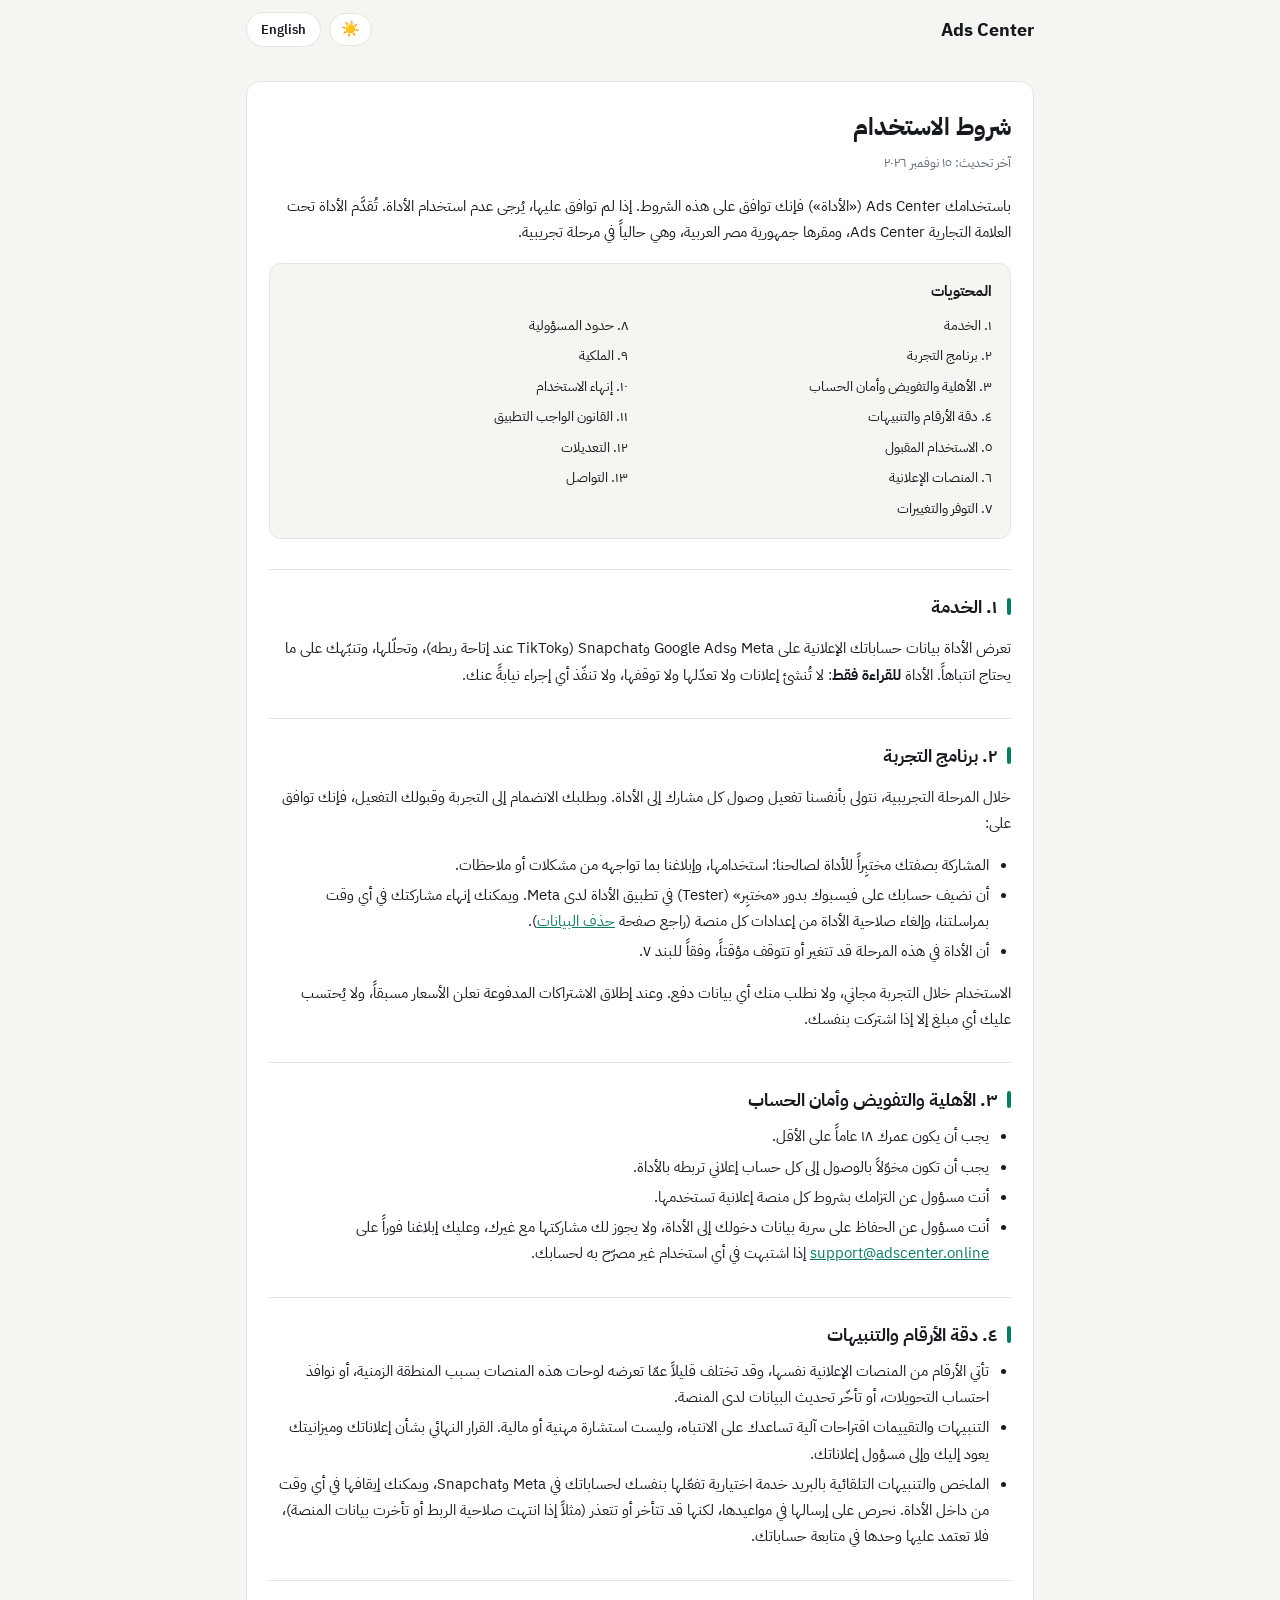
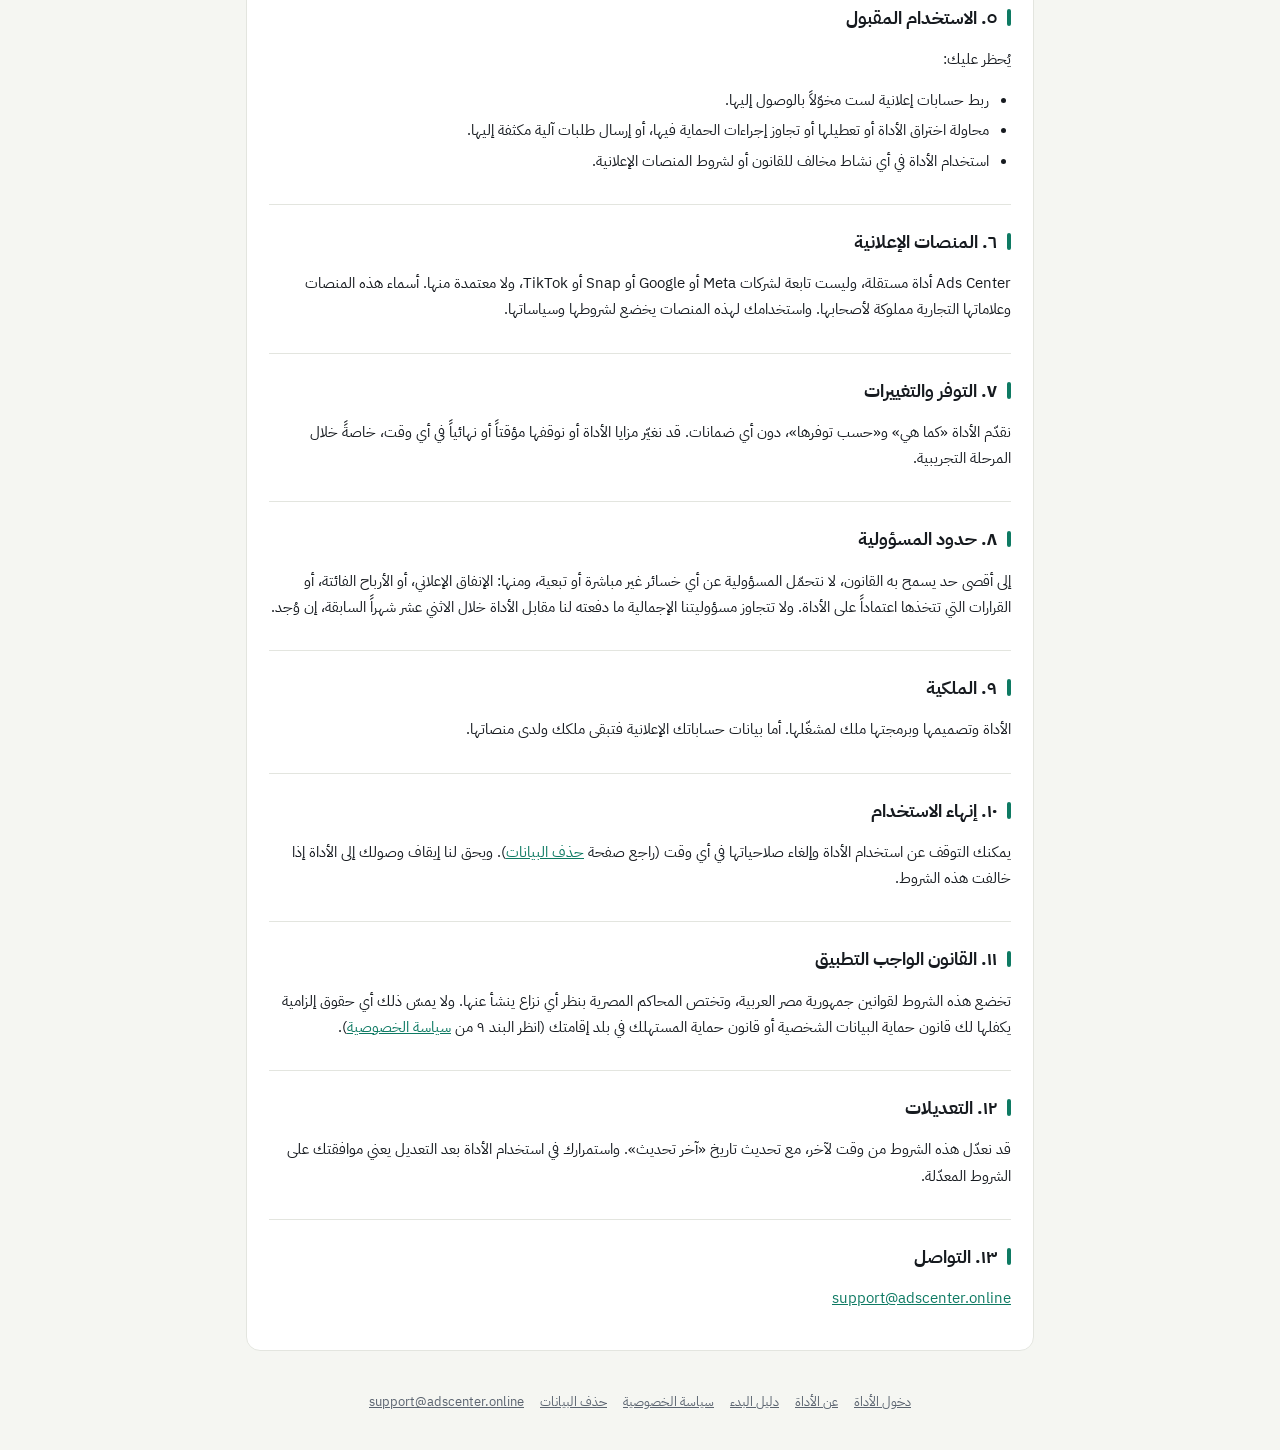
<file: Live/terms.html>
<!DOCTYPE html>
<html lang="ar" dir="rtl" data-title-ar="شروط الاستخدام — Ads Center" data-title-en="Terms of Use — Ads Center">
<head>
<meta charset="UTF-8">
<meta name="viewport" content="width=device-width, initial-scale=1.0">
<meta name="color-scheme" content="light dark">
<link rel="icon" href="/favicon.svg" type="image/svg+xml">
<meta name="theme-color" content="#F5F6F2" media="(prefers-color-scheme: light)">
<meta name="theme-color" content="#14171C" media="(prefers-color-scheme: dark)">
<title>شروط الاستخدام — Ads Center</title>
<script src="js/theme.js"></script>
<script src="js/legal.js"></script>
<link rel="preconnect" href="https://fonts.googleapis.com">
<link rel="preconnect" href="https://fonts.gstatic.com" crossorigin>
<link href="https://fonts.googleapis.com/css2?family=IBM+Plex+Sans+Arabic:wght@400;600;700&family=IBM+Plex+Sans:wght@400;600;700&family=IBM+Plex+Mono&display=swap" rel="stylesheet">
<link rel="stylesheet" href="legal.css">
</head>
<body>

<header class="legal-bar">
  <a class="legal-brand" href="/">Ads Center</a>
  <div class="legal-bar-end">
    <button type="button" class="legal-lang theme-btn" data-theme-toggle aria-pressed="false"><span data-theme-icon aria-hidden="true">☀️</span><span class="sr-only"><span class="only-ar">الوضع الداكن</span><span class="only-en">Dark mode</span></span></button>
    <button type="button" class="legal-lang" id="legalLang">English</button>
  </div>
</header>

<main class="legal">

<!-- ======================= العربية ======================= -->
<article class="doc only-ar" lang="ar" dir="rtl">
  <h1>شروط الاستخدام</h1>
  <p class="updated">آخر تحديث: ١٥ نوفمبر ٢٠٢٦</p>

  <p>باستخدامك Ads Center («الأداة») فإنك توافق على هذه الشروط. إذا لم توافق عليها، يُرجى عدم استخدام الأداة. تُقدَّم الأداة تحت العلامة التجارية Ads Center، ومقرها جمهورية مصر العربية، وهي حالياً في مرحلة تجريبية.</p>

  <h2>١. الخدمة</h2>
  <p>تعرض الأداة بيانات حساباتك الإعلانية على Meta وGoogle Ads وSnapchat (وTikTok عند إتاحة ربطه)، وتحلّلها، وتنبّهك على ما يحتاج انتباهاً. الأداة <strong>للقراءة فقط</strong>: لا تُنشئ إعلانات ولا تعدّلها ولا توقفها، ولا تنفّذ أي إجراء نيابةً عنك.</p>
  <!-- مخفي مؤقتاً مع صفحة الأسعار: بنود الاشتراك والضمان والعملة. لإعادتها شيل علامات التعليق دي
  <p><strong>الاشتراك:</strong> تبدأ بتجربة مجانية لمدة ١٤ يوماً دون الحاجة لبطاقة دفع. بعدها يستمر الاستخدام باشتراك مدفوع شهري أو سنوي حسب الأسعار المعلنة في <a href="/pricing">صفحة الأسعار</a> وقت الاشتراك. يمكنك إلغاء الاشتراك في أي وقت، فيتوقف التجديد التالي ويظل وصولك متاحاً حتى نهاية الفترة المدفوعة.</p>
  <p><strong>ضمان الاسترداد:</strong> إذا لم تكن راضياً، يمكنك طلب استرداد المبلغ كاملاً خلال ١٤ يوماً من أول دفعة، للاشتراك الشهري أو السنوي. بعد انتهاء هذه المدة لا تُسترد المبالغ المدفوعة عن الفترة الجارية.</p>
  <p><strong>العملة:</strong> الأسعار بالعملات المحلية ثابتة ومحسوبة من سعر الدولار، وقد نراجعها من وقت لآخر دون أن يؤثر ذلك على فترة مدفوعة بالفعل.</p>
  -->

  <!-- Meta بتسمح بإضافة أي حد «Tester» بس لو فيه اتفاق معاه إنه بيختبر التطبيق — البند ده هو الاتفاق،
       وموافقة العميل عليه مربع إلزامي في نموذج طلب الانضمام (join.html)، وتاريخها محفوظ مع الطلب (consent_at) -->
  <h2 id="pilot">٢. برنامج التجربة</h2>
  <p>خلال المرحلة التجريبية، نتولى بأنفسنا تفعيل وصول كل مشارك إلى الأداة. وبطلبك الانضمام إلى التجربة وقبولك التفعيل، فإنك توافق على:</p>
  <ul>
    <li>المشاركة بصفتك مختبِراً للأداة لصالحنا: استخدامها، وإبلاغنا بما تواجهه من مشكلات أو ملاحظات.</li>
    <li>أن نضيف حسابك على فيسبوك بدور «مختبِر» (Tester) في تطبيق الأداة لدى Meta. ويمكنك إنهاء مشاركتك في أي وقت بمراسلتنا، وإلغاء صلاحية الأداة من إعدادات كل منصة (راجع صفحة <a href="/data-deletion">حذف البيانات</a>).</li>
    <li>أن الأداة في هذه المرحلة قد تتغير أو تتوقف مؤقتاً، وفقاً للبند ٧.</li>
  </ul>
  <p>الاستخدام خلال التجربة مجاني، ولا نطلب منك أي بيانات دفع. وعند إطلاق الاشتراكات المدفوعة نعلن الأسعار مسبقاً، ولا يُحتسب عليك أي مبلغ إلا إذا اشتركت بنفسك.</p>

  <h2>٣. الأهلية والتفويض وأمان الحساب</h2>
  <ul>
    <li>يجب أن يكون عمرك ١٨ عاماً على الأقل.</li>
    <li>يجب أن تكون مخوّلاً بالوصول إلى كل حساب إعلاني تربطه بالأداة.</li>
    <li>أنت مسؤول عن التزامك بشروط كل منصة إعلانية تستخدمها.</li>
    <li>أنت مسؤول عن الحفاظ على سرية بيانات دخولك إلى الأداة، ولا يجوز لك مشاركتها مع غيرك، وعليك إبلاغنا فوراً على <a href="mailto:support@adscenter.online">support@adscenter.online</a> إذا اشتبهت في أي استخدام غير مصرّح به لحسابك.</li>
  </ul>

  <h2>٤. دقة الأرقام والتنبيهات</h2>
  <ul>
    <li>تأتي الأرقام من المنصات الإعلانية نفسها، وقد تختلف قليلاً عمّا تعرضه لوحات هذه المنصات بسبب المنطقة الزمنية، أو نوافذ احتساب التحويلات، أو تأخّر تحديث البيانات لدى المنصة.</li>
    <li>التنبيهات والتقييمات اقتراحات آلية تساعدك على الانتباه، وليست استشارة مهنية أو مالية. القرار النهائي بشأن إعلاناتك وميزانيتك يعود إليك وإلى مسؤول إعلاناتك.</li>
    <li>الملخص والتنبيهات التلقائية بالبريد خدمة اختيارية تفعّلها بنفسك لحساباتك في Meta وSnapchat، ويمكنك إيقافها في أي وقت من داخل الأداة. نحرص على إرسالها في مواعيدها، لكنها قد تتأخر أو تتعذر (مثلاً إذا انتهت صلاحية الربط أو تأخرت بيانات المنصة)، فلا تعتمد عليها وحدها في متابعة حساباتك.</li>
  </ul>

  <h2>٥. الاستخدام المقبول</h2>
  <p>يُحظر عليك:</p>
  <ul>
    <li>ربط حسابات إعلانية لست مخوّلاً بالوصول إليها.</li>
    <li>محاولة اختراق الأداة أو تعطيلها أو تجاوز إجراءات الحماية فيها، أو إرسال طلبات آلية مكثفة إليها.</li>
    <li>استخدام الأداة في أي نشاط مخالف للقانون أو لشروط المنصات الإعلانية.</li>
  </ul>

  <h2>٦. المنصات الإعلانية</h2>
  <p>Ads Center أداة مستقلة، وليست تابعة لشركات Meta أو Google أو Snap أو TikTok، ولا معتمدة منها. أسماء هذه المنصات وعلاماتها التجارية مملوكة لأصحابها. واستخدامك لهذه المنصات يخضع لشروطها وسياساتها.</p>

  <h2>٧. التوفر والتغييرات</h2>
  <p>نقدّم الأداة «كما هي» و«حسب توفرها»، دون أي ضمانات. قد نغيّر مزايا الأداة أو نوقفها مؤقتاً أو نهائياً في أي وقت، خاصةً خلال المرحلة التجريبية.</p>

  <h2>٨. حدود المسؤولية</h2>
  <p>إلى أقصى حد يسمح به القانون، لا نتحمّل المسؤولية عن أي خسائر غير مباشرة أو تبعية، ومنها: الإنفاق الإعلاني، أو الأرباح الفائتة، أو القرارات التي تتخذها اعتماداً على الأداة. ولا تتجاوز مسؤوليتنا الإجمالية ما دفعته لنا مقابل الأداة خلال الاثني عشر شهراً السابقة، إن وُجد.</p>

  <h2>٩. الملكية</h2>
  <p>الأداة وتصميمها وبرمجتها ملك لمشغّلها. أما بيانات حساباتك الإعلانية فتبقى ملكك ولدى منصاتها.</p>

  <h2>١٠. إنهاء الاستخدام</h2>
  <p>يمكنك التوقف عن استخدام الأداة وإلغاء صلاحياتها في أي وقت (راجع صفحة <a href="/data-deletion">حذف البيانات</a>). ويحق لنا إيقاف وصولك إلى الأداة إذا خالفت هذه الشروط.</p>

  <h2>١١. القانون الواجب التطبيق</h2>
  <p>تخضع هذه الشروط لقوانين جمهورية مصر العربية، وتختص المحاكم المصرية بنظر أي نزاع ينشأ عنها. ولا يمسّ ذلك أي حقوق إلزامية يكفلها لك قانون حماية البيانات الشخصية أو قانون حماية المستهلك في بلد إقامتك (انظر البند ٩ من <a href="/privacy#gcc">سياسة الخصوصية</a>).</p>

  <h2>١٢. التعديلات</h2>
  <p>قد نعدّل هذه الشروط من وقت لآخر، مع تحديث تاريخ «آخر تحديث». واستمرارك في استخدام الأداة بعد التعديل يعني موافقتك على الشروط المعدّلة.</p>

  <h2>١٣. التواصل</h2>
  <p><a href="mailto:support@adscenter.online">support@adscenter.online</a></p>
</article>

<!-- ======================= English ======================= -->
<article class="doc only-en" lang="en" dir="ltr">
  <h1>Terms of Use</h1>
  <p class="updated">Last updated: November 15, 2026</p>

  <p>By using Ads Center ("the tool") you agree to these terms. If you do not agree, please do not use the tool. The tool is offered under the Ads Center brand, based in Egypt, and is currently in a pilot phase.</p>

  <h2>1. The service</h2>
  <p>The tool shows data from your ad accounts on Meta, Google Ads and Snapchat (and TikTok once connecting it is available), analyzes it, and alerts you to what needs attention. The tool is <strong>read-only</strong>: it does not create, edit or pause ads, and takes no action on your behalf.</p>
  <!-- Hidden for now together with the pricing page: subscription, guarantee and currency clauses. Remove the comment marks to restore
  <p><strong>Subscription:</strong> You start with a 14-day free trial, no payment card needed. After that, use continues with a paid monthly or yearly subscription at the prices shown on the <a href="/pricing">pricing page</a> when you subscribe. You can cancel at any time: the next renewal stops, and your access stays active until the end of the paid period.</p>
  <p><strong>Money-back guarantee:</strong> If you aren't happy, you can ask for a full refund within 14 days of your first payment, on the monthly or yearly plan. After that period, payments for the current period aren't refunded.</p>
  <p><strong>Currency:</strong> Prices in local currencies are fixed, based on the dollar price, and we may review them from time to time without affecting a period you've already paid for.</p>
  -->

  <h2 id="pilot-en">2. Pilot program</h2>
  <p>During the trial phase, we activate each participant's access to the tool ourselves. By requesting to join the pilot and accepting activation, you agree:</p>
  <ul>
    <li>To take part as a tester of the tool on our behalf: using it, and telling us about any problems or feedback you have.</li>
    <li>That we add your Facebook account as a "Tester" on the tool's Meta app. You can end your participation at any time by emailing us, and revoke the tool's access in each platform's settings (see the <a href="/data-deletion">Data deletion</a> page).</li>
    <li>That during this phase the tool may change or be paused, as described in section 7.</li>
  </ul>
  <p>Using the tool during the pilot is free, and we don't ask for any payment details. When paid subscriptions launch, we'll announce the prices in advance, and you won't be charged anything unless you subscribe yourself.</p>

  <h2>3. Eligibility, authorization and account security</h2>
  <ul>
    <li>You must be at least 18 years old.</li>
    <li>You must be authorized to access every ad account you connect to the tool.</li>
    <li>You are responsible for complying with the terms of each ad platform you use.</li>
    <li>You are responsible for keeping your sign-in details for the tool confidential, must not share them with anyone else, and must tell us immediately at <a href="mailto:support@adscenter.online">support@adscenter.online</a> if you suspect any unauthorized use of your account.</li>
  </ul>

  <h2>4. Accuracy of figures and alerts</h2>
  <ul>
    <li>Figures come from the ad platforms themselves and may differ slightly from those platforms' dashboards because of time zones, conversion attribution windows, or data delays on the platform's side.</li>
    <li>Alerts and ratings are automated suggestions to help you notice things; they are not professional or financial advice. Final decisions about your ads and budget are yours and your ads manager's.</li>
    <li>Automatic summaries and alerts by email are an optional service you turn on yourself for your Meta and Snapchat accounts, and you can turn them off at any time inside the tool. We aim to send them on schedule, but they may be delayed or fail (for example if the connection expires or the platform's data is late), so don't rely on them alone to monitor your accounts.</li>
  </ul>

  <h2>5. Acceptable use</h2>
  <p>You must not:</p>
  <ul>
    <li>Connect ad accounts you are not authorized to access.</li>
    <li>Attempt to break into, disrupt or bypass the tool's security measures, or send it heavy automated traffic.</li>
    <li>Use the tool for any activity that breaks the law or the ad platforms' terms.</li>
  </ul>

  <h2>6. Ad platforms</h2>
  <p>Ads Center is an independent tool and is not affiliated with or endorsed by Meta, Google, Snap or TikTok. These platforms' names and trademarks belong to their owners. Your use of these platforms is governed by their own terms and policies.</p>

  <h2>7. Availability and changes</h2>
  <p>The tool is provided "as is" and "as available", without warranties. We may change, suspend or discontinue features at any time, especially during the trial phase.</p>

  <h2>8. Limitation of liability</h2>
  <p>To the fullest extent permitted by law, we are not liable for any indirect or consequential losses, including ad spend, lost profits, or decisions you make based on the tool. Our total liability will not exceed the amount you paid us for the tool in the previous twelve months, if any.</p>

  <h2>9. Ownership</h2>
  <p>The tool, its design and its code belong to its operator. Your ad account data remains yours and stays with its platforms.</p>

  <h2>10. Ending use</h2>
  <p>You can stop using the tool and revoke its access at any time (see the <a href="/data-deletion">Data deletion</a> page). We may suspend your access if you breach these terms.</p>

  <h2>11. Governing law</h2>
  <p>These terms are governed by the laws of the Arab Republic of Egypt, and Egyptian courts have jurisdiction over any dispute arising from them. This does not affect any mandatory rights you have under the personal data protection or consumer protection law of your country of residence (see section 9 of the <a href="/privacy#gcc-en">Privacy policy</a>).</p>

  <h2>12. Changes</h2>
  <p>We may update these terms from time to time and revise the "Last updated" date. Continuing to use the tool after a change means you accept the updated terms.</p>

  <h2>13. Contact</h2>
  <p><a href="mailto:support@adscenter.online">support@adscenter.online</a></p>
</article>

</main>

<!-- نفس الروابط بنفس الترتيب في كل الصفحات (WCAG 3.2.6) — مراجعة المرحلة ١، ١١ أكتوبر ٢٠٢٦ -->
<footer class="legal-foot">
  <a href="/app"><span class="only-ar">دخول الأداة</span><span class="only-en">Open the tool</span></a>
  <a href="/"><span class="only-ar">عن الأداة</span><span class="only-en">About</span></a>
  <a href="/help"><span class="only-ar">دليل البدء</span><span class="only-en">Getting started</span></a>
  <a href="/privacy"><span class="only-ar">سياسة الخصوصية</span><span class="only-en">Privacy policy</span></a>
  <a href="/data-deletion"><span class="only-ar">حذف البيانات</span><span class="only-en">Data deletion</span></a>
  <a href="mailto:support@adscenter.online" dir="ltr">support@adscenter.online</a>
  <a href="/pricing" hidden><span class="only-ar">الأسعار</span><span class="only-en">Pricing</span></a>
</footer>

<script src="js/site.js"></script>
</body>
</html>
</file>
<file: Live/legal.css>
/* صفحات الخصوصية والشروط وحذف البيانات — نفس ألوان وخطوط الأداة */
:root {
  --paper: #F5F6F2; --card: #FFFFFF; --ink: #161A1F; --ink-soft: #5B6470; --ink-faint: #636B78; --line: #E3E5DF;
  --verified: #0E7A63; --verified-bg: #E4F3EF;
  color-scheme: light;
}
/* الألوان محسوبة على حد القراءة WCAG AA (٤٫٥:١ على الأقل للنص الصغير) في الوضعين — راجعها لو غيّرت أي لون
   الوضع الداكن: زي الجهاز، إلا لو العميل اختار غير كده من زرار الأداة (data-theme من js/theme.js) */
@media (prefers-color-scheme: dark) {
  :root:not([data-theme="light"]) {
    --paper: #14171C; --card: #1D2129; --ink: #ECEDEE; --ink-soft: #A9B0B9; --ink-faint: #949CA6; --line: #2B303A;
    --verified: #2BC4A4; --verified-bg: #123832;
    color-scheme: dark;
  }
}
:root[data-theme="dark"] {
  --paper: #14171C; --card: #1D2129; --ink: #ECEDEE; --ink-soft: #A9B0B9; --ink-faint: #949CA6; --line: #2B303A;
  --verified: #2BC4A4; --verified-bg: #123832;
  color-scheme: dark;
}
* { box-sizing: border-box; }
html, body { margin: 0; padding: 0; background: var(--paper); color: var(--ink); }
body { font-family: 'IBM Plex Sans Arabic', 'IBM Plex Sans', 'Segoe UI', Tahoma, sans-serif; line-height: 1.75; }
html[lang="en"] body { font-family: 'IBM Plex Sans', 'Segoe UI', sans-serif; line-height: 1.65; }

/* اللغة: كل صفحة فيها النسختين، وبيظهر بس اللي بلغة الصفحة */
html[lang="ar"] .only-en, html[lang="en"] .only-ar { display: none !important; }

/* الشريط العلوي ثابت فوق وأنت نازل، وخلفيته ممدودة لعرض الشاشة كله (box-shadow + clip-path من غير عناصر زيادة) */
.legal-bar { display: flex; align-items: center; justify-content: space-between; gap: 12px; max-width: 820px; margin: 0 auto; padding: 12px 16px; position: sticky; top: 0; z-index: 20; background: var(--paper); box-shadow: 0 0 0 100vmax var(--paper); clip-path: inset(0 -100vmax); }
.legal-bar::after { content: ""; position: absolute; inset-inline: 0; bottom: 0; height: 1px; background: var(--line); box-shadow: 0 0 0 100vmax var(--line); clip-path: inset(0 -100vmax); opacity: 0; transition: opacity .25s ease; }
.is-scrolled .legal-bar::after { opacity: 1; }
.legal-brand { font-weight: 700; font-size: 18px; color: var(--ink); text-decoration: none; }
.legal-lang { border: 1px solid var(--line); background: var(--card); color: var(--ink); border-radius: 999px; padding: 7px 14px; font-size: 13px; font-weight: 600; cursor: pointer; font-family: inherit; transition: border-color .2s ease, transform .15s ease; }
.legal-lang:hover { border-color: var(--ink-faint); }
.legal-lang:active { transform: scale(.96); }
/* أيقونة الوضع الداكن بتلف لفّة لما تتغيّر */
[data-theme-icon] { display: inline-block; transition: transform .5s cubic-bezier(.3, 1.4, .5, 1); }
[aria-pressed="true"] [data-theme-icon] { transform: rotate(360deg); }
.legal-lang:focus-visible, .legal a:focus-visible, .legal-brand:focus-visible { outline: 2px solid var(--verified); outline-offset: 2px; }
/* زرار الوضع الداكن جنب زرار اللغة (js/theme.js) */
.legal-bar-end { display: flex; align-items: center; gap: 8px; }
.theme-btn { padding: 6px 11px; font-size: 15px; line-height: 1.3; }
.legal-brand { white-space: nowrap; }
/* الموبايل الصغير (٣٢٠–٤٠٠): الاسم وزرارين الوضع واللغة في سطر واحد من غير ما يعدّوا عرض الشاشة */
@media (max-width: 400px) {
  .legal-bar { gap: 8px; }
  .legal-brand, .site-brand { font-size: 16px; }
  .legal-lang { padding: 6px 10px; }
  .theme-btn { padding: 5px 8px; }
}
.sr-only { position: absolute; width: 1px; height: 1px; padding: 0; margin: -1px; overflow: hidden; clip: rect(0, 0, 0, 0); white-space: nowrap; border: 0; }

.legal { max-width: 820px; margin: 0 auto; padding: 8px 16px 40px; }
.doc { background: var(--card); border: 1px solid var(--line); border-radius: 14px; padding: 24px 22px; margin-top: 14px; }
.doc h1 { font-size: 24px; margin: 0 0 4px; }
.doc .updated { color: var(--ink-faint); font-size: 13px; margin: 0 0 18px; }
/* كل قسم مفصول بخط وعنوانه عليه علامة بلون الأداة — عشان العين تلاقي بداية كل قسم بسرعة */
.doc h2 { display: flex; align-items: baseline; gap: 10px; font-size: 17.5px; line-height: 1.5; margin: 30px 0 10px; padding-top: 24px; border-top: 1px solid var(--line); }
.doc h2::before { content: ""; flex-shrink: 0; width: 4px; height: .95em; border-radius: 3px; background: var(--verified); translate: 0 .12em; }
/* المسافة اللي الشريط اللاصق فوق مغطّيها (٥٥–٦٠ بكسل في كل الصفحات العامة) + هامش. المتصفح ميعرفش إن الشريط مغطّي أول الشاشة: عنصر تحته
   بيعتبره ظاهر فميحرّكش الصفحة لما تتركّز عليه بزرار Tab — رابط في الدليل وقف عند ١٦–٣٩ بكسل تحت شريط ٦٠ وإنت راجع بـ Shift+Tab (قياس حي
   بعرض ٤٣٤ — WCAG 2.4.11، تقنية C43؛ زي الأداة). وتحت مسافة زرار «لأعلى الصفحة» (١٨ + ٤٤). ونفس المسافة بتنزّل القسم اللي بتفتحه من رابط
   (#…) تحت الشريط — كانت scroll-margin-top على [id] بس، يعني الروابط والأزرار مكانش ليها حاجة (التدقيق الشامل ١٦ نوفمبر ٢٠٢٦، ١١٢) */
html { scroll-padding-top: 76px; scroll-padding-bottom: 70px; }
.doc p, .doc li { font-size: 15px; color: var(--ink); }
.doc ul, .doc ol { padding-inline-start: 22px; margin: 6px 0; }
.doc li { margin: 4px 0; }
.doc a { color: var(--verified); overflow-wrap: anywhere; }
.doc .summary { background: var(--verified-bg); border-radius: 10px; padding: 12px 16px; }
.doc .summary ul { margin: 0; }
.doc table { width: 100%; border-collapse: collapse; margin: 8px 0; font-size: 14px; }
.doc th, .doc td { border: 1px solid var(--line); padding: 8px 10px; text-align: start; vertical-align: top; }
.doc th { background: var(--paper); font-weight: 600; }
.doc code { font-family: 'IBM Plex Mono', 'Courier New', monospace; font-size: 13px; background: var(--paper); padding: 1px 5px; border-radius: 5px; overflow-wrap: anywhere; }

.legal-foot { max-width: 820px; margin: 0 auto; padding: 0 16px 36px; display: flex; gap: 16px; flex-wrap: wrap; justify-content: center; font-size: 13px; }
.legal-foot a { color: var(--ink-soft); }

/* العناصر المخفية مؤقتاً بـ hidden (زي رابط الأسعار) — مهما كان شكل العنصر */
[hidden] { display: none !important; }

/* =====================================================================
   حركة وتجربة الصفحات العامة (js/site.js) — كلها بتتلغي مع «تقليل الحركة»
   ===================================================================== */
:root { --ease-out: cubic-bezier(.2, .7, .2, 1); }

/* انتقال ناعم بين صفحات الموقع (المتصفحات اللي بتدعمه بس، والباقي بيفتح عادي) */
@media (prefers-reduced-motion: no-preference) {
  @view-transition { navigation: auto; }
}

/* ظهور تدريجي: js/site.js بيحط .rv على العناصر اللي تحت الشاشة بس، و.is-in لما توصلها.
   مع «تقليل الحركة» أو من غير الملف ده المحتوى ظاهر على طول */
.has-reveal .rv { opacity: 0; translate: 0 22px; transition: opacity .7s var(--ease-out) var(--rv-d, 0s), translate .7s var(--ease-out) var(--rv-d, 0s), transform .25s ease, box-shadow .25s ease, border-color .25s ease, background-color .25s ease; }
.has-reveal .rv.is-in { opacity: 1; translate: none; }

/* دخول الصفحة: الكارت الرئيسي بيطلع بهدوء */
@keyframes rise { from { opacity: 0; translate: 0 16px; } }
@media (prefers-reduced-motion: no-preference) {
  .legal > .doc { animation: rise .6s var(--ease-out) both; }
}

/* فهرس الصفحات الطويلة (بيتعمل تلقائي من العناوين) */
.doc-toc { background: var(--paper); border: 1px solid var(--line); border-radius: 12px; padding: 14px 18px; margin: 18px 0 6px; }
.doc-toc-title { margin: 0 0 6px; font-size: 13px; font-weight: 700; color: var(--ink-soft); }
.doc-toc ol { list-style: none; margin: 0; padding: 0; columns: 2 240px; column-gap: 24px; }
.doc .doc-toc li { margin: 0; padding: 3px 0; font-size: 14px; break-inside: avoid; }
.doc-toc a { color: var(--ink); text-decoration: none; border-bottom: 1px solid transparent; transition: color .2s ease, border-color .2s ease; }
.doc-toc a:hover { color: var(--verified); border-bottom-color: currentColor; }
.doc-toc a:focus-visible { outline: 2px solid var(--verified); outline-offset: 2px; }

/* شريط تقدّم القراءة فوق الشاشة */
.scroll-progress { position: fixed; top: 0; inset-inline: 0; height: 3px; z-index: 40; background: var(--verified); transform: scaleX(0); transform-origin: 100% 50%; pointer-events: none; }
html[dir="ltr"] .scroll-progress { transform-origin: 0 50%; }

/* زرار «لأعلى الصفحة» — بيظهر بعد ما تنزل شوية */
.to-top { position: fixed; bottom: 18px; inset-inline-end: 18px; z-index: 30; width: 44px; height: 44px; border-radius: 50%; border: 1px solid var(--line); background: var(--card); color: var(--ink); font-family: inherit; font-size: 19px; font-weight: 700; line-height: 1; cursor: pointer; box-shadow: 0 10px 26px -14px rgba(22, 26, 31, .55); opacity: 0; translate: 0 12px; pointer-events: none; transition: opacity .25s ease, translate .25s ease, border-color .2s ease; }
.to-top.is-visible { opacity: 1; translate: none; pointer-events: auto; }
.to-top:hover { border-color: var(--verified); color: var(--verified); }
.to-top:focus-visible { outline: 2px solid var(--verified); outline-offset: 2px; }

@media (prefers-reduced-motion: reduce) {
  .to-top, .legal-lang, [data-theme-icon] { transition: none; }
}
@media print {
  .has-reveal .rv { opacity: 1 !important; translate: none !important; }
  .to-top, .scroll-progress { display: none !important; }
  .legal-bar { position: static; box-shadow: none; }
}
</file>
<file: Live/pricing.css>
/* صفحة الأسعار — فوق legal.css (نفس الألوان والخطوط والشريط العلوي) */
.hidden { display: none !important; }
.pricing { max-width: 820px; margin: 0 auto; padding: 8px 16px 40px; }
.pricing-hero { text-align: center; margin: 22px 0 18px; }
.pricing-hero h1 { font-size: 28px; margin: 0 0 8px; }
.pricing-hero p { font-size: 15.5px; color: var(--ink-soft); margin: 0; }

.pricing-controls { display: flex; justify-content: center; align-items: center; gap: 12px; flex-wrap: wrap; margin: 0 auto 10px; }
.pricing-controls .billing-toggle { margin: 0; }
.currency-pick { display: inline-flex; align-items: center; gap: 8px; font-size: 13.5px; color: var(--ink-soft); }
.currency-pick select { border: 1px solid var(--line); border-radius: 10px; padding: 9px 10px; font-family: inherit; font-size: 14px; background: var(--card); color: var(--ink); }
.currency-pick select:focus-visible { outline: 2px solid var(--verified); outline-offset: 2px; }
.currency-note { text-align: center; font-size: 12.5px; color: var(--ink-faint); margin: 0 0 16px; }
.plan-was { margin: 4px 0 0; font-size: 14px; color: var(--ink-faint); text-decoration: line-through; min-height: 0; }
.plan-was:empty { display: none; }
.discount { margin: 14px 0 0; }
.discount label { display: block; font-size: 13px; color: var(--ink-soft); margin-bottom: 6px; }
.discount-row { display: flex; gap: 8px; }
.discount-row input { flex: 1; min-width: 0; border: 1px solid var(--line); border-radius: 10px; padding: 10px 12px; font-family: inherit; font-size: 16px; background: var(--paper); color: var(--ink); text-transform: uppercase; }
.discount-row input:focus-visible { outline: 2px solid var(--verified); outline-offset: 1px; }
.discount-row button { border: 1px solid var(--verified); background: var(--card); color: var(--verified); border-radius: 10px; padding: 10px 16px; font-family: inherit; font-weight: 600; font-size: 14px; cursor: pointer; }
.discount-row button:focus-visible { outline: 2px solid var(--verified); outline-offset: 2px; }
.discount-msg { font-size: 13px; margin: 6px 0 0; color: var(--ink-soft); min-height: 1em; }
.discount-msg:empty { display: none; }
.discount-msg.ok { color: var(--verified); font-weight: 600; }
.discount-msg.bad { color: #B3311F; }
.trust-row { list-style: none; padding: 0; margin: 12px 0 0; display: flex; justify-content: center; gap: 6px 14px; flex-wrap: wrap; font-size: 12.5px; color: var(--ink-soft); }
.trust-row li::before { content: '✓ '; color: var(--verified); font-weight: 700; }
.package.pay ul { list-style: none; padding: 0; margin: 0; display: flex; flex-wrap: wrap; gap: 8px; }
.package.pay li { border: 1px solid var(--line); border-bottom: 1px solid var(--line); border-radius: 999px; padding: 6px 14px; font-size: 14px; }
.package.pay li::before { content: none; }
.billing-toggle { display: flex; justify-content: center; gap: 4px; width: fit-content; margin: 0 auto 18px; background: var(--card); border: 1px solid var(--line); border-radius: 12px; padding: 4px; }
.billing-toggle button { border: none; background: none; font-family: inherit; font-size: 14px; font-weight: 600; color: var(--ink-soft); padding: 9px 16px; border-radius: 9px; cursor: pointer; }
.billing-toggle button.active { background: var(--verified); color: #fff; }
.billing-toggle button:focus-visible { outline: 2px solid var(--verified); outline-offset: 2px; }
.save-badge { font-size: 11.5px; font-weight: 700; background: var(--verified-bg); color: var(--verified); border-radius: 999px; padding: 2px 8px; margin-inline-start: 6px; }
.billing-toggle button.active .save-badge { background: rgba(255,255,255,0.22); color: #fff; }

.plan-card { max-width: 440px; margin: 0 auto; background: var(--card); border: 2px solid var(--verified); border-radius: 18px; padding: 24px 22px; box-shadow: 0 6px 24px rgba(22,26,31,0.06); }
.plan-name { font-size: 15px; font-weight: 700; color: var(--verified); margin: 0 0 10px; }
.plan-price { display: flex; align-items: baseline; gap: 8px; flex-wrap: wrap; }
.plan-amount { font-size: 44px; font-weight: 700; line-height: 1; }
.plan-unit { font-size: 15px; color: var(--ink-soft); }
.plan-note { font-size: 13.5px; color: var(--ink-soft); margin: 8px 0 0; min-height: 20px; }
.trial-line { margin: 16px 0 0; background: var(--verified-bg); color: var(--verified); border-radius: 10px; padding: 10px 12px; font-size: 14px; font-weight: 600; text-align: center; }
.trial-cta { display: block; text-align: center; margin: 12px 0 0; background: var(--verified); color: #fff; text-decoration: none; font-weight: 700; font-size: 15.5px; padding: 14px; border-radius: 12px; }
.trial-cta:hover { filter: brightness(0.93); }
.trial-cta:focus-visible { outline: 2px solid var(--verified); outline-offset: 3px; }
.cta-note { font-size: 12.5px; color: var(--ink-faint); text-align: center; margin: 8px 0 0; }

.package { max-width: 560px; margin: 26px auto 0; background: var(--card); border: 1px solid var(--line); border-radius: 14px; padding: 20px 22px; }
.package h2 { font-size: 17px; margin: 0 0 12px; }
.package ul { list-style: none; padding: 0; margin: 0; }
.package li { display: flex; gap: 10px; align-items: flex-start; font-size: 15px; line-height: 1.6; padding: 7px 0; border-bottom: 1px solid var(--line); }
.package li:last-child { border-bottom: none; }
.package li::before { content: '✓'; flex-shrink: 0; width: 22px; height: 22px; border-radius: 50%; background: var(--verified-bg); color: var(--verified); font-size: 12.5px; font-weight: 700; display: inline-flex; align-items: center; justify-content: center; margin-top: 2px; }
.package li.soon::before { content: '…'; background: var(--paper); color: var(--ink-faint); }
.package li.soon { color: var(--ink-soft); }
.soon-tag { font-size: 11.5px; font-weight: 700; color: var(--ink-faint); border: 1px solid var(--line); border-radius: 999px; padding: 1px 8px; margin-inline-start: 6px; white-space: nowrap; }

.faq { max-width: 560px; margin: 26px auto 0; }
.faq h2 { font-size: 17px; margin: 0 0 10px; }
.faq details { background: var(--card); border: 1px solid var(--line); border-radius: 12px; padding: 12px 16px; margin-bottom: 8px; }
.faq summary { cursor: pointer; font-weight: 600; font-size: 15px; }
.faq summary:focus-visible { outline: 2px solid var(--verified); outline-offset: 2px; border-radius: 4px; }
.faq details p { margin: 8px 0 0; font-size: 14.5px; color: var(--ink-soft); line-height: 1.7; }
/* شرايح وسائل الدفع: البرواز كامل حتى لآخر شريحة (قاعدة القائمة فوق بتشيل الخط السفلي لآخر عنصر) */
.package.pay li:last-child { border-bottom: 1px solid var(--line); }
</file>
